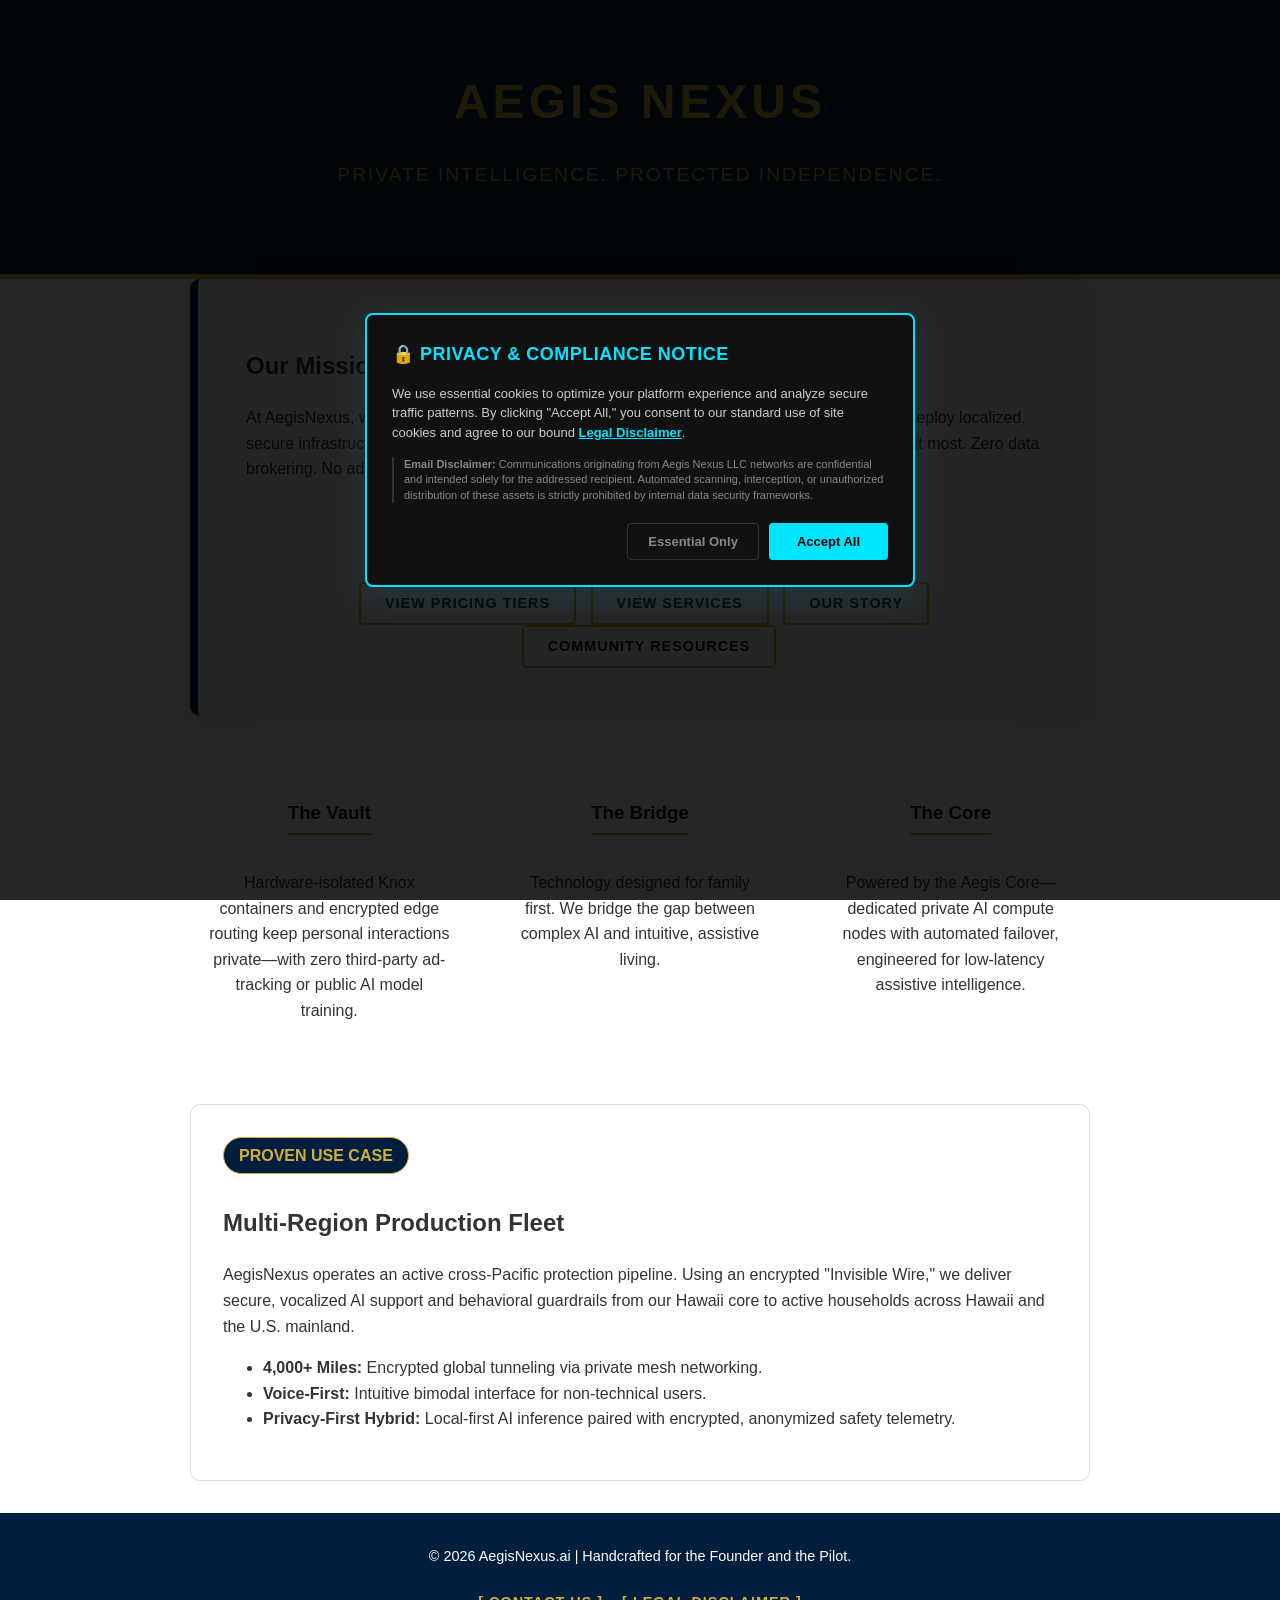
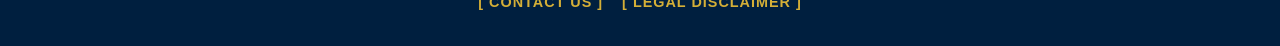
<file: index.html>
<!DOCTYPE html>
<html lang="en">
<head>
    <meta charset="UTF-8">
    <meta name="viewport" content="width=device-width, initial-scale=1.0">
    <title>AegisNexus | Private Intelligence</title>
    <style>
        :root { --navy: #001f3f; --gold: #D4AF37; --slate: #f4f7f6; --text: #333; }
        body { margin: 0; font-family: 'Segoe UI', Tahoma, Geneva, Verdana, sans-serif; color: var(--text); background-color: white; line-height: 1.6; }
        header { background: var(--navy); color: var(--gold); padding: 4rem 2rem; text-align: center; border-bottom: 5px solid var(--gold); }
        .container { max-width: 900px; margin: 0 auto; padding: 2rem; }
        h1 { font-size: 3rem; letter-spacing: 4px; margin: 0; }
        .mission { background: var(--slate); padding: 3rem; border-radius: 10px; margin: -2rem auto 2rem; box-shadow: 0 4px 15px rgba(0,0,0,0.1); border-left: 8px solid var(--navy); }
        .pilot-section { background: white; border: 1px solid #ddd; padding: 2rem; border-radius: 10px; margin-top: 2rem; }
        .pillar-grid { display: grid; grid-template-columns: repeat(auto-fit, minmax(250px, 1fr)); gap: 2rem; margin: 3rem 0; }
        .pillar { text-align: center; padding: 1rem; }
        .pillar h3 { color: var(--navy); border-bottom: 2px solid var(--gold); display: inline-block; padding-bottom: 5px; }
        footer { background: var(--navy); color: #fff; text-align: center; padding: 2rem; font-size: 0.9rem; }
        .tag { display: inline-block; background: var(--gold); color: var(--navy); padding: 5px 15px; border-radius: 20px; font-weight: bold; margin-bottom: 10px; }
        
        /* New Call To Action Button Styling */
        .cta-container { text-align: center; margin-top: 2rem; }
        .cta-btn { display: inline-block; background: var(--navy); color: var(--gold); border: 2px solid var(--gold); padding: 0.8rem 2.5rem; font-size: 1.1rem; font-weight: bold; text-decoration: none; border-radius: 5px; transition: all 0.3s ease; letter-spacing: 1px; }
        .cta-btn:hover { background: var(--gold); color: var(--navy); cursor: pointer; }
    </style>
</head>
<body>

<header>
    <h1>AEGIS NEXUS</h1>
    <p style="font-size: 1.2rem; letter-spacing: 2px;">PRIVATE INTELLIGENCE. PROTECTED INDEPENDENCE.</p>
</header>

<div class="container">
    <section class="mission">
        <h2>Our Mission</h2>
        <p>At AegisNexus, we believe the future of AI shouldn't come at the cost of personal privacy. We deploy localized, secure infrastructure to provide real-time support and cognitive assistance for those who need it most. Zero data brokering. No ad-tracking. Complete family sovereignty.</p>
        
        <div class="cta-container">
            <a href="mailto:info@aegisnexus.ai?subject=Infrastructure%20Access%20Inquiry" class="cta-btn">REQUEST SECURE CONSULTATION</a>
            <div style="margin-top: 10px;">
                <a href="pricing.html" class="cta-btn" style="background: transparent; color: var(--navy); padding: 0.5rem 1.5rem; font-size: 0.9rem;">VIEW PRICING TIERS</a>
                <a href="services.html" class="cta-btn" style="background: transparent; color: var(--navy); padding: 0.5rem 1.5rem; font-size: 0.9rem; margin-left: 10px;">VIEW SERVICES</a>
                <a href="story.html" class="cta-btn" style="background: transparent; color: var(--navy); padding: 0.5rem 1.5rem; font-size: 0.9rem; margin-left: 10px;">OUR STORY</a>
                <a href="resources.html" class="cta-btn" style="background: transparent; color: var(--navy); padding: 0.5rem 1.5rem; font-size: 0.9rem; margin-left: 10px;">COMMUNITY RESOURCES</a>
        </div>
    </section>

    <div class="pillar-grid">
        <div class="pillar">
            <h3>The Vault</h3>
            <p>Hardware-isolated Knox containers and encrypted edge routing keep personal interactions private—with zero third-party ad-tracking or public AI model training.</p>
        </div>
        <div class="pillar">
            <h3>The Bridge</h3>
            <p>Technology designed for family first. We bridge the gap between complex AI and intuitive, assistive living.</p>
        </div>
        <div class="pillar">
            <h3>The Core</h3>
            <p>Powered by the Aegis Core—dedicated private AI compute nodes with automated failover, engineered for low-latency assistive intelligence.</p>
        </div>
    </div>

    <section class="pilot-section">
        <span class="tag" style="background: var(--navy); color: var(--gold); border: 1px solid var(--gold);">PROVEN USE CASE</span>
        <h2>Multi-Region Production Fleet</h2>
        <p>AegisNexus operates an active cross-Pacific protection pipeline. Using an encrypted "Invisible Wire," we deliver secure, vocalized AI support and behavioral guardrails from our Hawaii core to active households across Hawaii and the U.S. mainland.</p>
        <ul>
            <li><strong>4,000+ Miles:</strong> Encrypted global tunneling via private mesh networking.</li>
            <li><strong>Voice-First:</strong> Intuitive bimodal interface for non-technical users.</li>
            <li><strong>Privacy-First Hybrid:</strong> Local-first AI inference paired with encrypted, anonymized safety telemetry.</li>
        </ul>
    </section>
</div>

<footer style="text-align: center; padding: 2rem; background: var(--navy); color: #fff; font-size: 0.9rem;">
    &copy; 2026 AegisNexus.ai | Handcrafted for the Founder and the Pilot.<br><br>
    <a href="contact.html" style="color: var(--gold); text-decoration: none; font-weight: bold; letter-spacing: 1px;">[ CONTACT US ]</a>
    <a href="disclaimer.html" style="color: var(--gold); text-decoration: none; font-weight: bold; letter-spacing: 1px; margin-left: 15px;">[ LEGAL DISCLAIMER ]</a>
</footer>

<div id="aegis-compliance-overlay" style="
    position: fixed;
    top: 0;
    left: 0;
    width: 100vw;
    height: 100vh;
    background-color: rgba(0, 0, 0, 0.85); /* Dims the rest of the site */
    display: none;
    justify-content: center;
    align-items: center;
    z-index: 99999;
    padding: 20px;
    box-sizing: border-box;
">
    <div style="
        background-color: #111111;
        border: 2px solid #00E5FF; /* Electric Blue Accent */
        border-radius: 8px;
        max-width: 550px;
        width: 100%;
        padding: 25px;
        box-sizing: border-box;
        box-shadow: 0 10px 30px rgba(0, 229, 255, 0.1);
        display: flex;
        flex-direction: column;
        gap: 15px;
    ">
        <h3 style="margin: 0; color: #00E5FF; font-size: 18px; letter-spacing: 0.5px; font-family: sans-serif;">
            🔒 PRIVACY & COMPLIANCE NOTICE
        </h3>
        
        <p style="margin: 0; font-size: 13px; line-height: 1.5; color: #CCCCCC; font-family: sans-serif;">
            We use essential cookies to optimize your platform experience and analyze secure traffic patterns. By clicking "Accept All," you consent to our standard use of site cookies and agree to our bound <a href="disclaimer.html" style="color: #00E5FF; text-decoration: underline; font-weight: bold;">Legal Disclaimer</a>.
        </p>
        
        <p style="margin: 0; font-size: 11px; line-height: 1.4; color: #888888; border-left: 2px solid #333333; padding-left: 10px; font-family: sans-serif;">
            <strong>Email Disclaimer:</strong> Communications originating from Aegis Nexus LLC networks are confidential and intended solely for the addressed recipient. Automated scanning, interception, or unauthorized distribution of these assets is strictly prohibited by internal data security frameworks.
        </p>
        
        <div style="text-align: right; margin-top: 5px; display: flex; justify-content: flex-end; gap: 10px;">
            <button id="accept-essential-cookies" style="
                background-color: transparent;
                color: #888888;
                border: 1px solid #333333;
                padding: 10px 20px;
                font-size: 13px;
                font-weight: bold;
                cursor: pointer;
                border-radius: 4px;
                transition: all 0.2s;
                font-family: sans-serif;
            " onmouseover="this.style.color='#FFFFFF'; this.style.borderColor='#888888'" onmouseout="this.style.color='#888888'; this.style.borderColor='#333333'">
                Essential Only
            </button>
            <button id="accept-aegis-cookies" style="
                background-color: #00E5FF;
                color: #000000;
                border: none;
                padding: 10px 28px;
                font-size: 13px;
                font-weight: bold;
                cursor: pointer;
                border-radius: 4px;
                transition: background 0.2s;
                font-family: sans-serif;
            " onmouseover="this.style.backgroundColor='#00B2CC'" onmouseout="this.style.backgroundColor='#00E5FF'">
                Accept All
            </button>
        </div>
    </div>
</div>

<script>
    document.addEventListener("DOMContentLoaded", function () {
        var overlay = document.getElementById("aegis-compliance-overlay");

        if (!localStorage.getItem("aegis_cookies_accepted")) {
            overlay.style.display = "flex";
        }

        document.getElementById("accept-essential-cookies").addEventListener("click", function () {
            localStorage.setItem("aegis_cookies_accepted", "essential_only");
            overlay.style.display = "none";
        });

        document.getElementById("accept-aegis-cookies").addEventListener("click", function () {
            localStorage.setItem("aegis_cookies_accepted", "all");
            overlay.style.display = "none";
        });
    });
</script>

</body>
</html>
</file>
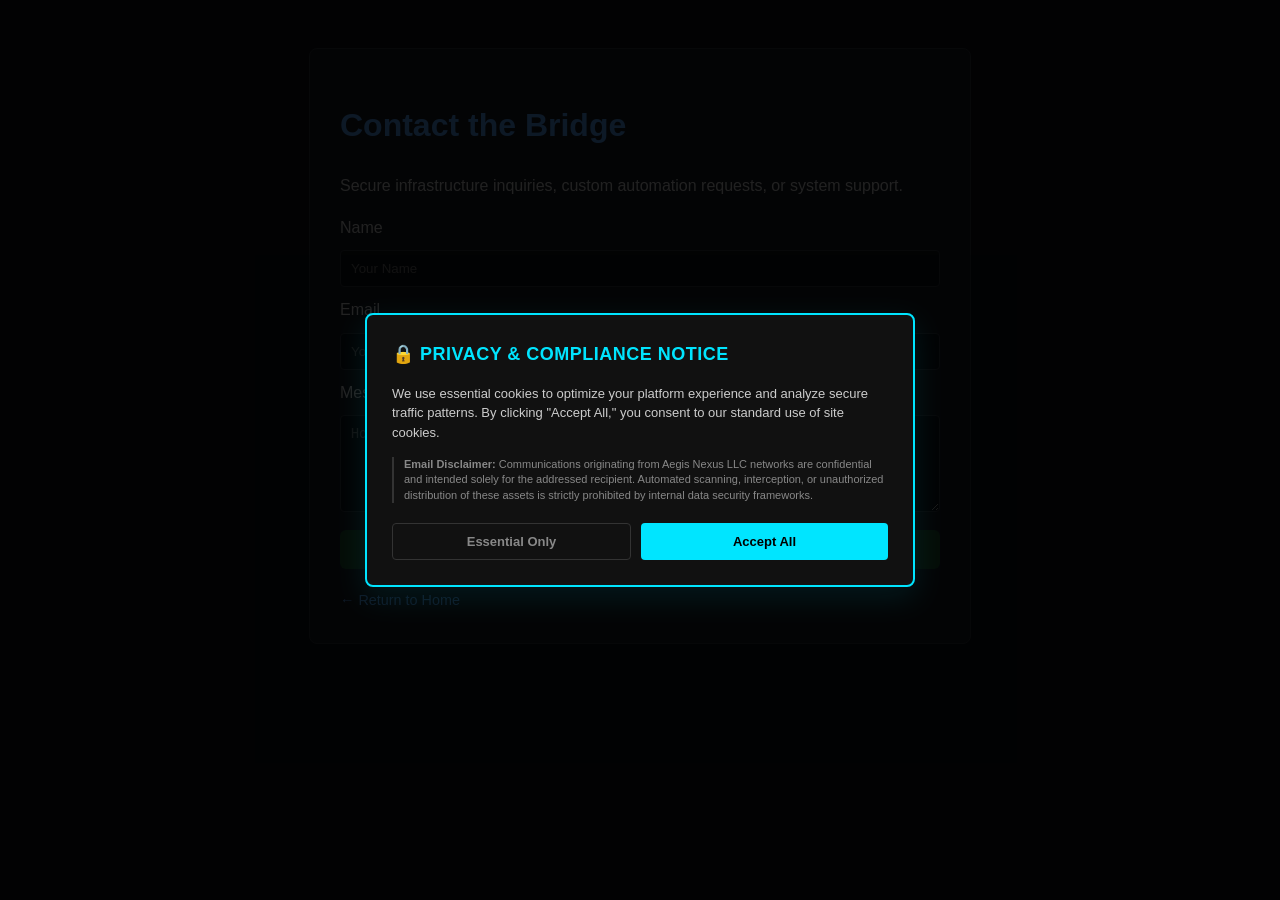
<file: contact.html>
<!DOCTYPE html>
<html lang="en">
<head>
    <meta charset="UTF-8">
    <meta name="viewport" content="width=device-width, initial-scale=1.0">
    <title>Contact | Aegis-Nexus</title>
    <style>
        body { font-family: sans-serif; background: #0b0e14; color: #e0e0e0; padding: 40px; line-height: 1.6; }
        .container { max-width: 600px; margin: 0 auto; border: 1px solid #2d333b; padding: 30px; border-radius: 8px; background: #161b22; }
        h1 { color: #58a6ff; }
        input, textarea { width: 100%; padding: 10px; margin: 10px 0; background: #0d1117; border: 1px solid #30363d; color: white; border-radius: 4px; box-sizing: border-box; }
        button { background: #238636; color: white; border: none; padding: 12px 20px; border-radius: 6px; cursor: pointer; font-weight: bold; width: 100%; }
        button:hover { background: #2ea043; }
        .back-link { display: inline-block; margin-top: 20px; color: #58a6ff; text-decoration: none; font-size: 0.9rem; }
        .back-link:hover { text-decoration: underline; }
    </style>
</head>
<body>
    <div class="container">
        <h1>Contact the Bridge</h1>
        <p>Secure infrastructure inquiries, custom automation requests, or system support.</p>
        
        <form name="contact" method="POST" data-netlify="true" action="/success" id="contact-form">
            <input type="hidden" name="form-name" value="contact" />

            <label for="name-input">Name</label>
            <input type="text" name="name" id="name-input" placeholder="Your Name" required />
    
            <label for="email-input">Email</label>
            <input type="email" name="email" placeholder="Your @email.com" required />
    
            <label for="message-input">Message</label>
            <textarea name="message" id="message-input" rows="5" placeholder="How can Aegis help?" required></textarea>
    
            <button type="submit" id="submit-btn" disabled style="opacity: 0.5; cursor: not-allowed;">Send to Aegis</button>
        </form>

        <script>
            document.addEventListener("DOMContentLoaded", function () {
                const nameInput = document.getElementById("name-input");
                const emailInput = document.getElementById("email-input");
                const messageInput = document.getElementById("message-input");
                const submitBtn = document.getElementById("submit-btn");

                function validateEmail(email) {
                    return /^[^\s@]+@[^\s@]+\.[^\s@]+$/.test(email);
                }

                function checkFormValidity() {
                    const isNameValid = nameInput.value.trim().length > 0;
                    const isEmailValid = validateEmail(emailInput.value.trim());
                    const isMessageValid = messageInput.value.trim().length > 0;

                    if (isNameValid && isEmailValid && isMessageValid) {
                        submitBtn.removeAttribute("disabled");
                        submitBtn.style.opacity = "1";
                        submitBtn.style.cursor = "pointer";
                    } else {
                        submitBtn.setAttribute("disabled", "true");
                        submitBtn.style.opacity = "0.5";
                        submitBtn.style.cursor = "not-allowed";
                    }
                }

                nameInput.addEventListener("input", checkFormValidity);
                emailInput.addEventListener("input", checkFormValidity);
                messageInput.addEventListener("input", checkFormValidity);

                const selectedTier = new URLSearchParams(window.location.search).get("tier");
                if (selectedTier && !messageInput.value.trim()) {
                    messageInput.value = "Inquiry regarding: " + selectedTier + "\n\n";
                    checkFormValidity();
                }
            });
        </script>
        
        <a href="index.html" class="back-link">← Return to Home</a>
    </div>

<!-- Aegis Nexus Compliance Modal Backdrop -->
<div id="aegis-compliance-overlay" style="
    position: fixed;
    top: 0;
    left: 0;
    width: 100vw;
    height: 100vh;
    background-color: rgba(0, 0, 0, 0.85); /* Dims the rest of the site */
    display: none;
    justify-content: center;
    align-items: center;
    z-index: 99999;
    padding: 20px;
    box-sizing: border-box;
">
    <!-- Centered Content Box -->
    <div style="
        background-color: #111111;
        border: 2px solid #00E5FF; /* Electric Blue Accent */
        border-radius: 8px;
        max-width: 550px;
        width: 100%;
        padding: 25px;
        box-sizing: border-box;
        box-shadow: 0 10px 30px rgba(0, 229, 255, 0.1);
        display: flex;
        flex-direction: column;
        gap: 15px;
    ">
        <h3 style="margin: 0; color: #00E5FF; font-size: 18px; letter-spacing: 0.5px; font-family: sans-serif;">
            🔒 PRIVACY & COMPLIANCE NOTICE
        </h3>
        
        <!-- Cookie Notice -->
        <p style="margin: 0; font-size: 13px; line-height: 1.5; color: #CCCCCC; font-family: sans-serif;">
            We use essential cookies to optimize your platform experience and analyze secure traffic patterns. By clicking "Accept All," you consent to our standard use of site cookies.
        </p>
        
        <!-- Email Disclaimer -->
        <p style="margin: 0; font-size: 11px; line-height: 1.4; color: #888888; border-left: 2px solid #333333; padding-left: 10px; font-family: sans-serif;">
            <strong>Email Disclaimer:</strong> Communications originating from Aegis Nexus LLC networks are confidential and intended solely for the addressed recipient. Automated scanning, interception, or unauthorized distribution of these assets is strictly prohibited by internal data security frameworks.
        </p>
        
        <!-- Action Buttons -->
        <div style="text-align: right; margin-top: 5px; display: flex; justify-content: flex-end; gap: 10px;">
            <button id="accept-essential-cookies" style="
                background-color: transparent;
                color: #888888;
                border: 1px solid #333333;
                padding: 10px 20px;
                font-size: 13px;
                font-weight: bold;
                cursor: pointer;
                border-radius: 4px;
                transition: all 0.2s;
                font-family: sans-serif;
            " onmouseover="this.style.color='#FFFFFF'; this.style.borderColor='#888888'" onmouseout="this.style.color='#888888'; this.style.borderColor='#333333'">
                Essential Only
            </button>
            <button id="accept-aegis-cookies" style="
                background-color: #00E5FF;
                color: #000000;
                border: none;
                padding: 10px 28px;
                font-size: 13px;
                font-weight: bold;
                cursor: pointer;
                border-radius: 4px;
                transition: background 0.2s;
                font-family: sans-serif;
            " onmouseover="this.style.backgroundColor='#00B2CC'" onmouseout="this.style.backgroundColor='#00E5FF'">
                Accept All
            </button>
        </div>
    </div>
</div>

<script>
    document.addEventListener("DOMContentLoaded", function () {
        var overlay = document.getElementById("aegis-compliance-overlay");

        // Show modal if choice isn't saved in this browser yet
        if (!localStorage.getItem("aegis_cookies_accepted")) {
            overlay.style.display = "flex";
        }

        // Logic for Essential Only selection
        document.getElementById("accept-essential-cookies").addEventListener("click", function () {
            localStorage.setItem("aegis_cookies_accepted", "essential_only");
            overlay.style.display = "none";
        });

        // Logic for Accept All selection
        document.getElementById("accept-aegis-cookies").addEventListener("click", function () {
            localStorage.setItem("aegis_cookies_accepted", "all");
            overlay.style.display = "none";
        });
    });
</script>

</body>
</html>
</file>
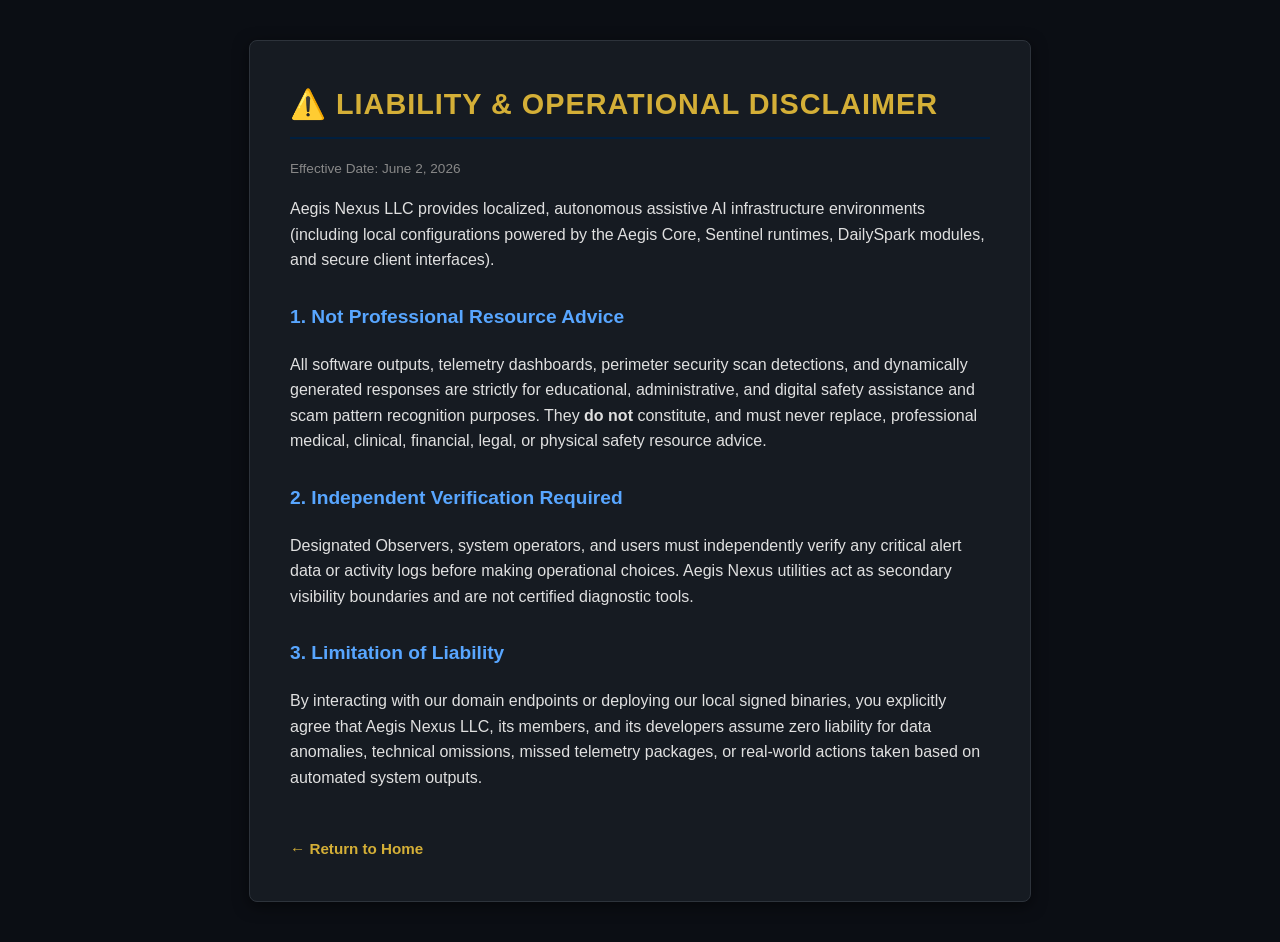
<file: disclaimer.html>
<!DOCTYPE html>
<html lang="en">
<head>
    <meta charset="UTF-8">
    <meta name="viewport" content="width=device-width, initial-scale=1.0">
    <title>Legal Disclaimer | AegisNexus</title>
    <style>
        :root { --navy: #001f3f; --gold: #D4AF37; --bg: #0b0e14; --card: #161b22; --text: #e0e0e0; }
        body { margin: 0; font-family: sans-serif; background-color: var(--bg); color: var(--text); padding: 40px; line-height: 1.6; }
        .container { max-width: 700px; margin: 0 auto; border: 1px solid #2d333b; padding: 40px; border-radius: 8px; background: var(--card); box-shadow: 0 4px 15px rgba(0,0,0,0.5); }
        h1 { color: var(--gold); border-bottom: 2px solid var(--navy); padding-bottom: 10px; font-size: 1.8rem; margin-top: 0; letter-spacing: 1px; }
        h3 { color: #58a6ff; margin-top: 1.8rem; font-size: 1.2rem; }
        .back-link { display: inline-block; margin-top: 30px; color: var(--gold); text-decoration: none; font-weight: bold; font-size: 0.95rem; }
        .back-link:hover { text-decoration: underline; }
    </style>
</head>
<body>
    <div class="container">
        <h1>⚠️ LIABILITY & OPERATIONAL DISCLAIMER</h1>
        <p style="font-size: 0.85rem; color: #888888;">Effective Date: June 2, 2026</p>
        
        <p>Aegis Nexus LLC provides localized, autonomous assistive AI infrastructure environments (including local configurations powered by the Aegis Core, Sentinel runtimes, DailySpark modules, and secure client interfaces).</p>
        
        <h3>1. Not Professional Resource Advice</h3>
        <p>All software outputs, telemetry dashboards, perimeter security scan detections, and dynamically generated responses are strictly for educational, administrative, and digital safety assistance and scam pattern recognition purposes. They <strong>do not</strong> constitute, and must never replace, professional medical, clinical, financial, legal, or physical safety resource advice.</p>
        
        <h3>2. Independent Verification Required</h3>
        <p>Designated Observers, system operators, and users must independently verify any critical alert data or activity logs before making operational choices. Aegis Nexus utilities act as secondary visibility boundaries and are not certified diagnostic tools.</p>
        
        <h3>3. Limitation of Liability</h3>
        <p>By interacting with our domain endpoints or deploying our local signed binaries, you explicitly agree that Aegis Nexus LLC, its members, and its developers assume zero liability for data anomalies, technical omissions, missed telemetry packages, or real-world actions taken based on automated system outputs.</p>
        
        <a href="index.html" class="back-link">← Return to Home</a>
    </div>
</body>
</html>
</file>
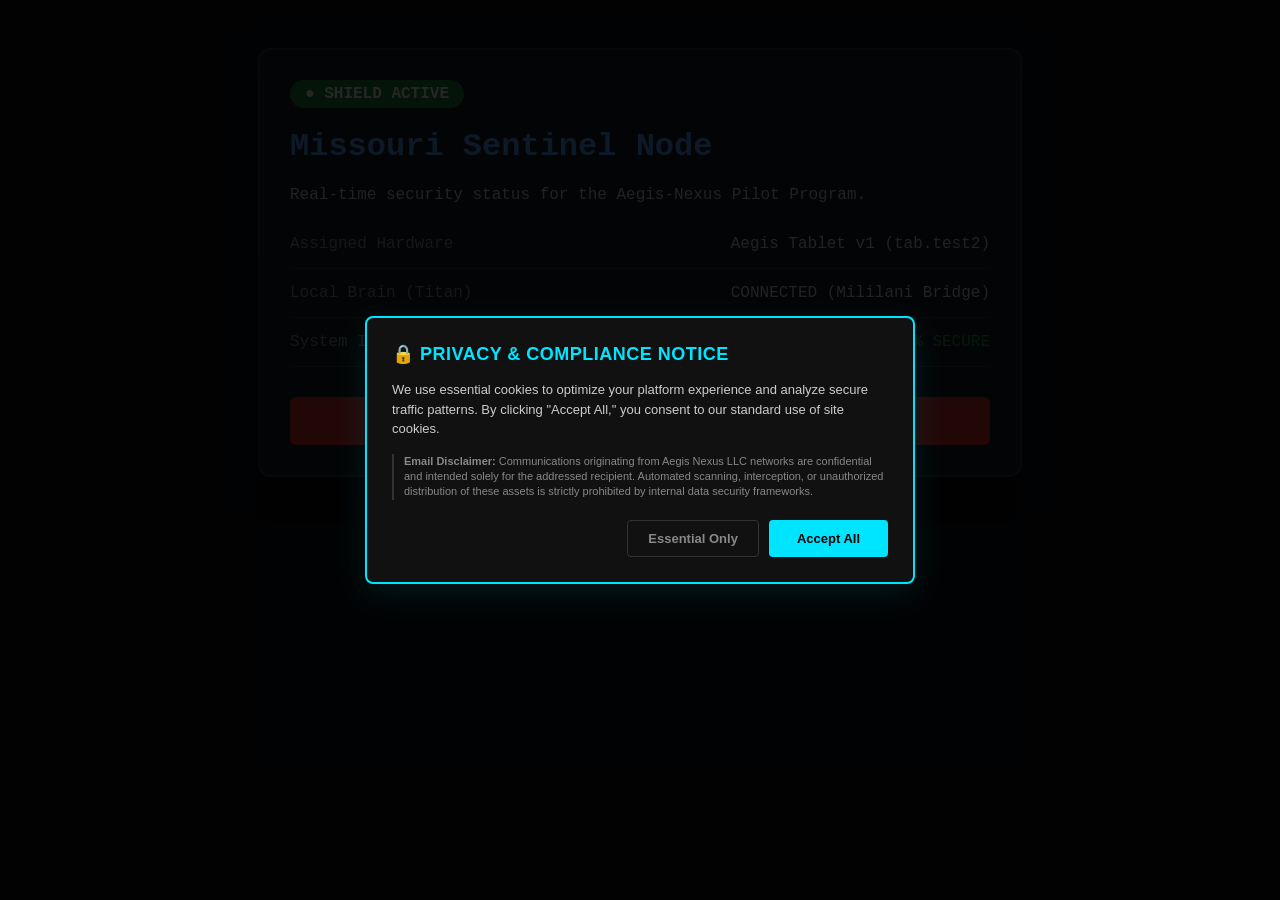
<file: missouri.html>
<!DOCTYPE html>
<html lang="en">
<head>
    <meta charset="UTF-8">
    <meta name="viewport" content="width=device-width, initial-scale=1.0">
    <title>Missouri Pilot | Aegis-Nexus</title>
    <style>
        body { font-family: 'Courier New', monospace; background: #0b0e14; color: #e0e0e0; padding: 40px; }
        .dashboard { max-width: 700px; margin: 0 auto; border: 2px solid #2d333b; padding: 30px; border-radius: 12px; background: #161b22; box-shadow: 0 10px 30px rgba(0,0,0,0.5); }
        .status-pill { display: inline-block; padding: 5px 15px; border-radius: 20px; background: #238636; color: white; font-weight: bold; margin-bottom: 20px; }
        .metric { border-bottom: 1px solid #30363d; padding: 15px 0; display: flex; justify-content: space-between; }
        .metric-label { color: #8b949e; }
        h1 { color: #58a6ff; margin-top: 0; }
        .emergency-btn { display: block; text-align: center; background: #da3633; color: white; padding: 15px; text-decoration: none; border-radius: 6px; margin-top: 30px; font-weight: bold; }
    </style>
</head>
<body>
    <div class="dashboard">
        <div class="status-pill">● SHIELD ACTIVE</div>
        <h1>Missouri Sentinel Node</h1>
        <p>Real-time security status for the Aegis-Nexus Pilot Program.</p>
        
        <div class="metric">
            <span class="metric-label">Assigned Hardware</span>
            <span>Aegis Tablet v1 (tab.test2)</span>
        </div>
        <div class="metric">
            <span class="metric-label">Local Brain (Titan)</span>
            <span>CONNECTED (Mililani Bridge)</span>
        </div>
        <div class="metric">
            <span class="metric-label">System Integrity</span>
            <span style="color: #2ea043;">100% SECURE</span>
        </div>
        
        <a href="/contact" class="emergency-btn">REQUEST COMMANDER INTERVENTION</a>
    </div>
    <!-- Aegis Nexus Compliance Modal Backdrop -->
<div id="aegis-compliance-overlay" style="
    position: fixed;
    top: 0;
    left: 0;
    width: 100vw;
    height: 100vh;
    background-color: rgba(0, 0, 0, 0.85); /* Dims the rest of the site */
    display: none;
    justify-content: center;
    align-items: center;
    z-index: 99999;
    padding: 20px;
    box-sizing: border-box;
">
    <!-- Centered Content Box -->
    <div style="
        background-color: #111111;
        border: 2px solid #00E5FF; /* Electric Blue Accent */
        border-radius: 8px;
        max-width: 550px;
        width: 100%;
        padding: 25px;
        box-sizing: border-box;
        box-shadow: 0 10px 30px rgba(0, 229, 255, 0.1);
        display: flex;
        flex-direction: column;
        gap: 15px;
    ">
        <h3 style="margin: 0; color: #00E5FF; font-size: 18px; letter-spacing: 0.5px; font-family: sans-serif;">
            🔒 PRIVACY & COMPLIANCE NOTICE
        </h3>
        
        <!-- Cookie Notice -->
        <p style="margin: 0; font-size: 13px; line-height: 1.5; color: #CCCCCC; font-family: sans-serif;">
            We use essential cookies to optimize your platform experience and analyze secure traffic patterns. By clicking "Accept All," you consent to our standard use of site cookies.
        </p>
        
        <!-- Email Disclaimer -->
        <p style="margin: 0; font-size: 11px; line-height: 1.4; color: #888888; border-left: 2px solid #333333; padding-left: 10px; font-family: sans-serif;">
            <strong>Email Disclaimer:</strong> Communications originating from Aegis Nexus LLC networks are confidential and intended solely for the addressed recipient. Automated scanning, interception, or unauthorized distribution of these assets is strictly prohibited by internal data security frameworks.
        </p>
        
        <!-- Action Buttons -->
        <div style="text-align: right; margin-top: 5px; display: flex; justify-content: flex-end; gap: 10px;">
            <button id="accept-essential-cookies" style="
                background-color: transparent;
                color: #888888;
                border: 1px solid #333333;
                padding: 10px 20px;
                font-size: 13px;
                font-weight: bold;
                cursor: pointer;
                border-radius: 4px;
                transition: all 0.2s;
                font-family: sans-serif;
            " onmouseover="this.style.color='#FFFFFF'; this.style.borderColor='#888888'" onmouseout="this.style.color='#888888'; this.style.borderColor='#333333'">
                Essential Only
            </button>
            <button id="accept-aegis-cookies" style="
                background-color: #00E5FF;
                color: #000000;
                border: none;
                padding: 10px 28px;
                font-size: 13px;
                font-weight: bold;
                cursor: pointer;
                border-radius: 4px;
                transition: background 0.2s;
                font-family: sans-serif;
            " onmouseover="this.style.backgroundColor='#00B2CC'" onmouseout="this.style.backgroundColor='#00E5FF'">
                Accept All
            </button>
        </div>
    </div>
</div>

<script>
    document.addEventListener("DOMContentLoaded", function () {
        var overlay = document.getElementById("aegis-compliance-overlay");

        // Show modal if choice isn't saved in this browser yet
        if (!localStorage.getItem("aegis_cookies_accepted")) {
            overlay.style.display = "flex";
        }

        // Logic for Essential Only selection
        document.getElementById("accept-essential-cookies").addEventListener("click", function () {
            localStorage.setItem("aegis_cookies_accepted", "essential_only");
            overlay.style.display = "none";
        });

        // Logic for Accept All selection
        document.getElementById("accept-aegis-cookies").addEventListener("click", function () {
            localStorage.setItem("aegis_cookies_accepted", "all");
            overlay.style.display = "none";
        });
    });
</script>
</body>
</html>
</file>
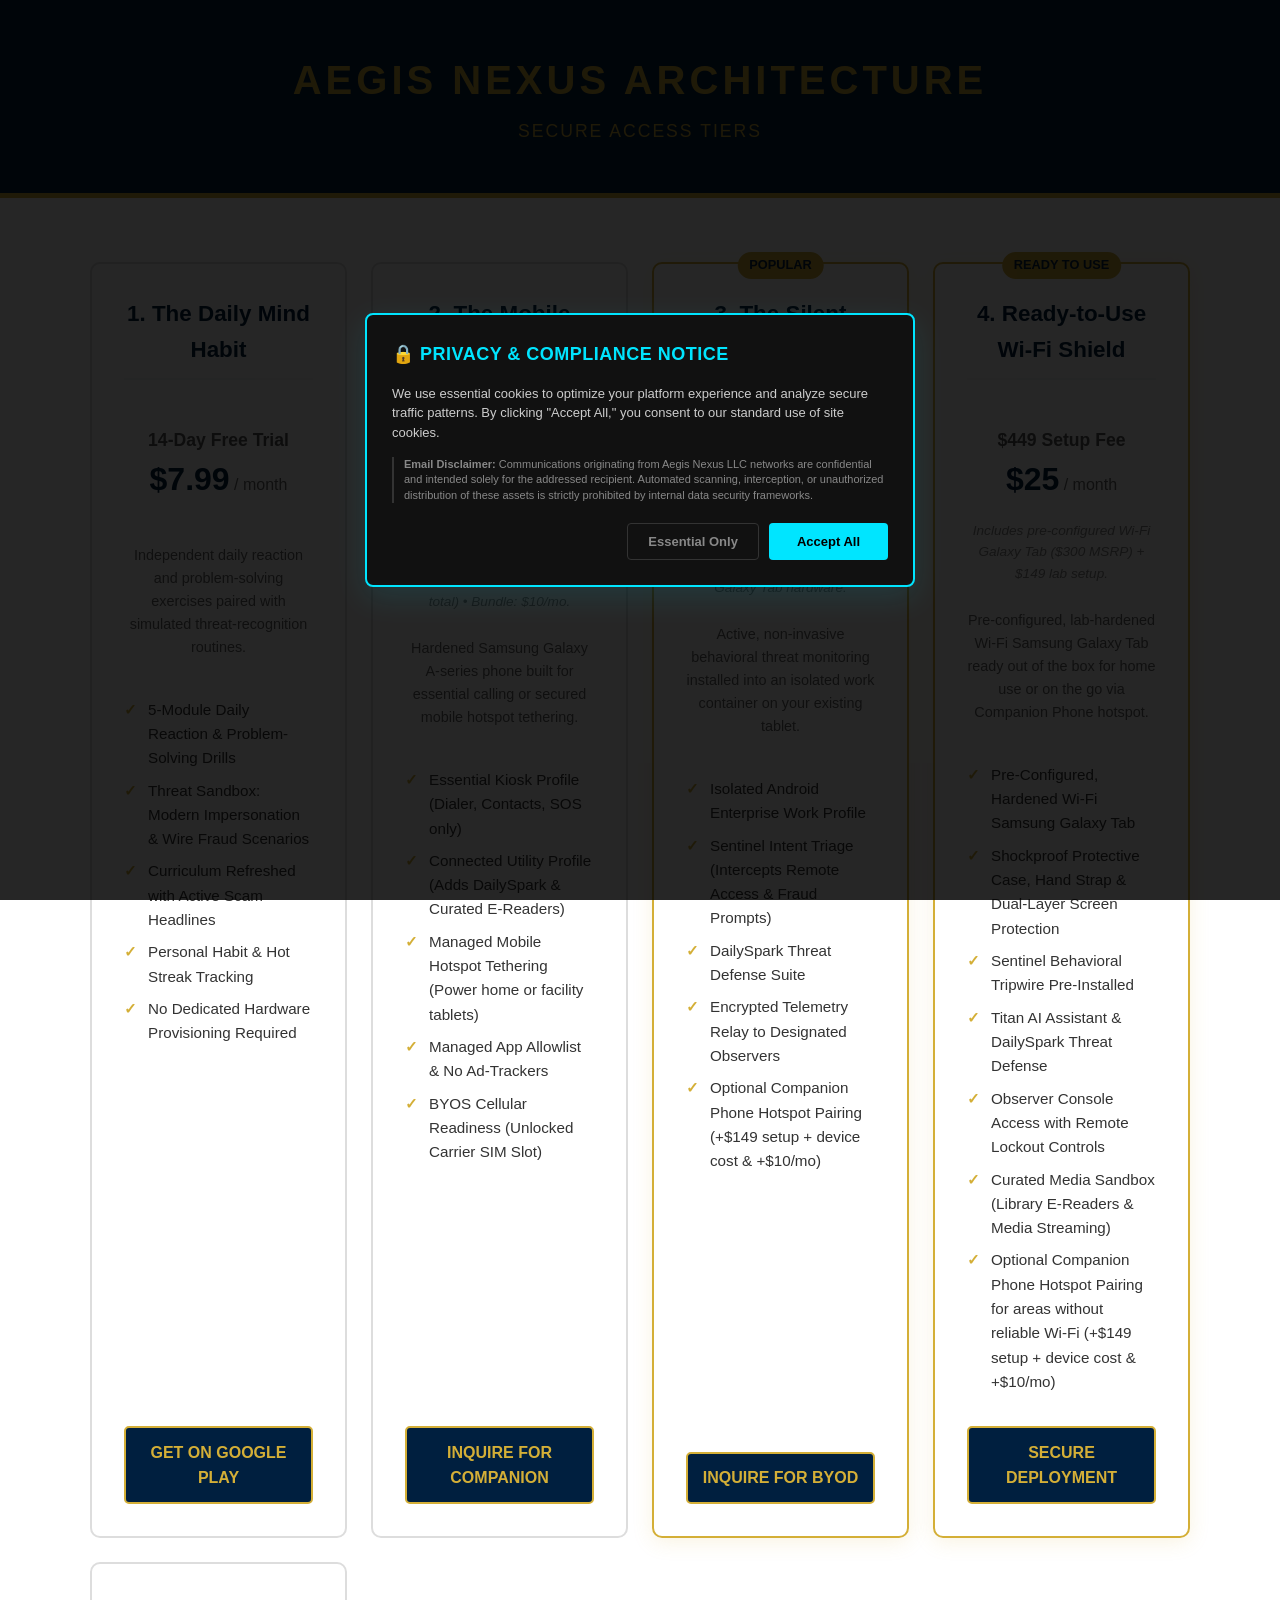
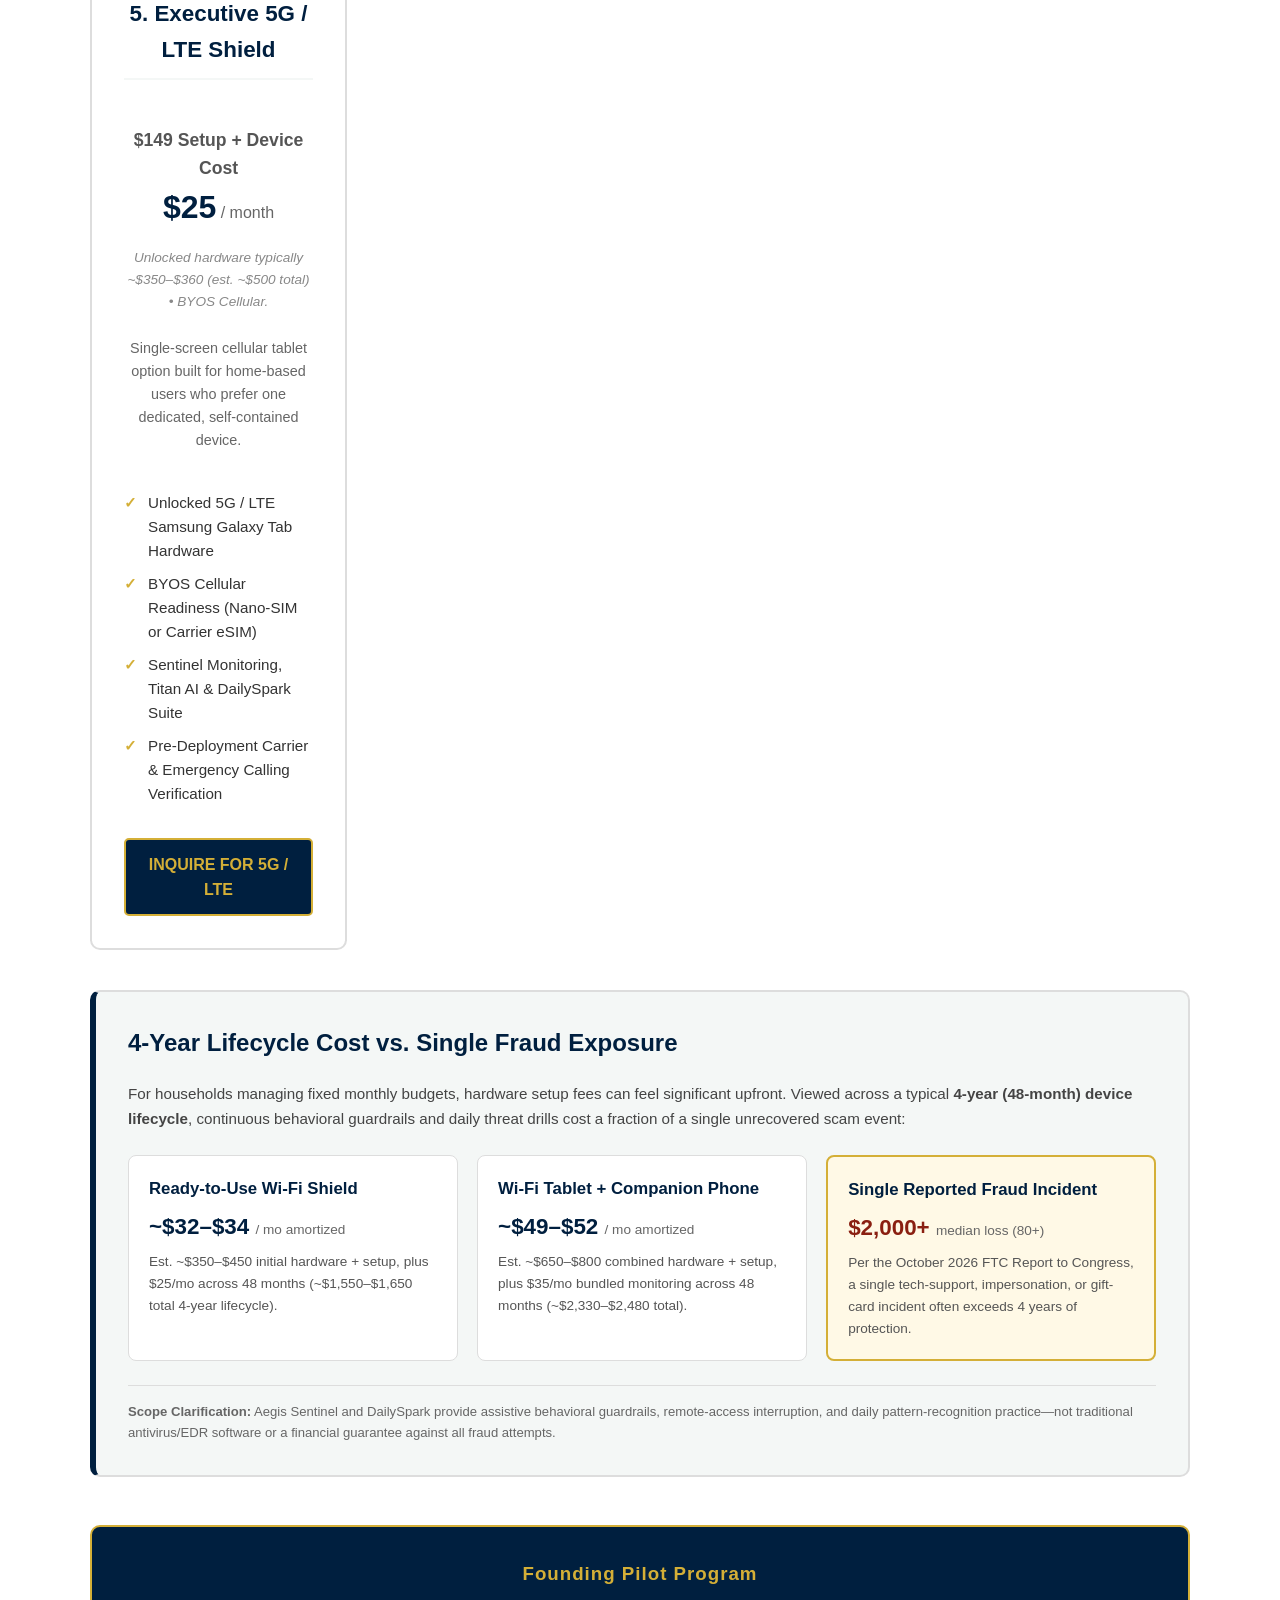
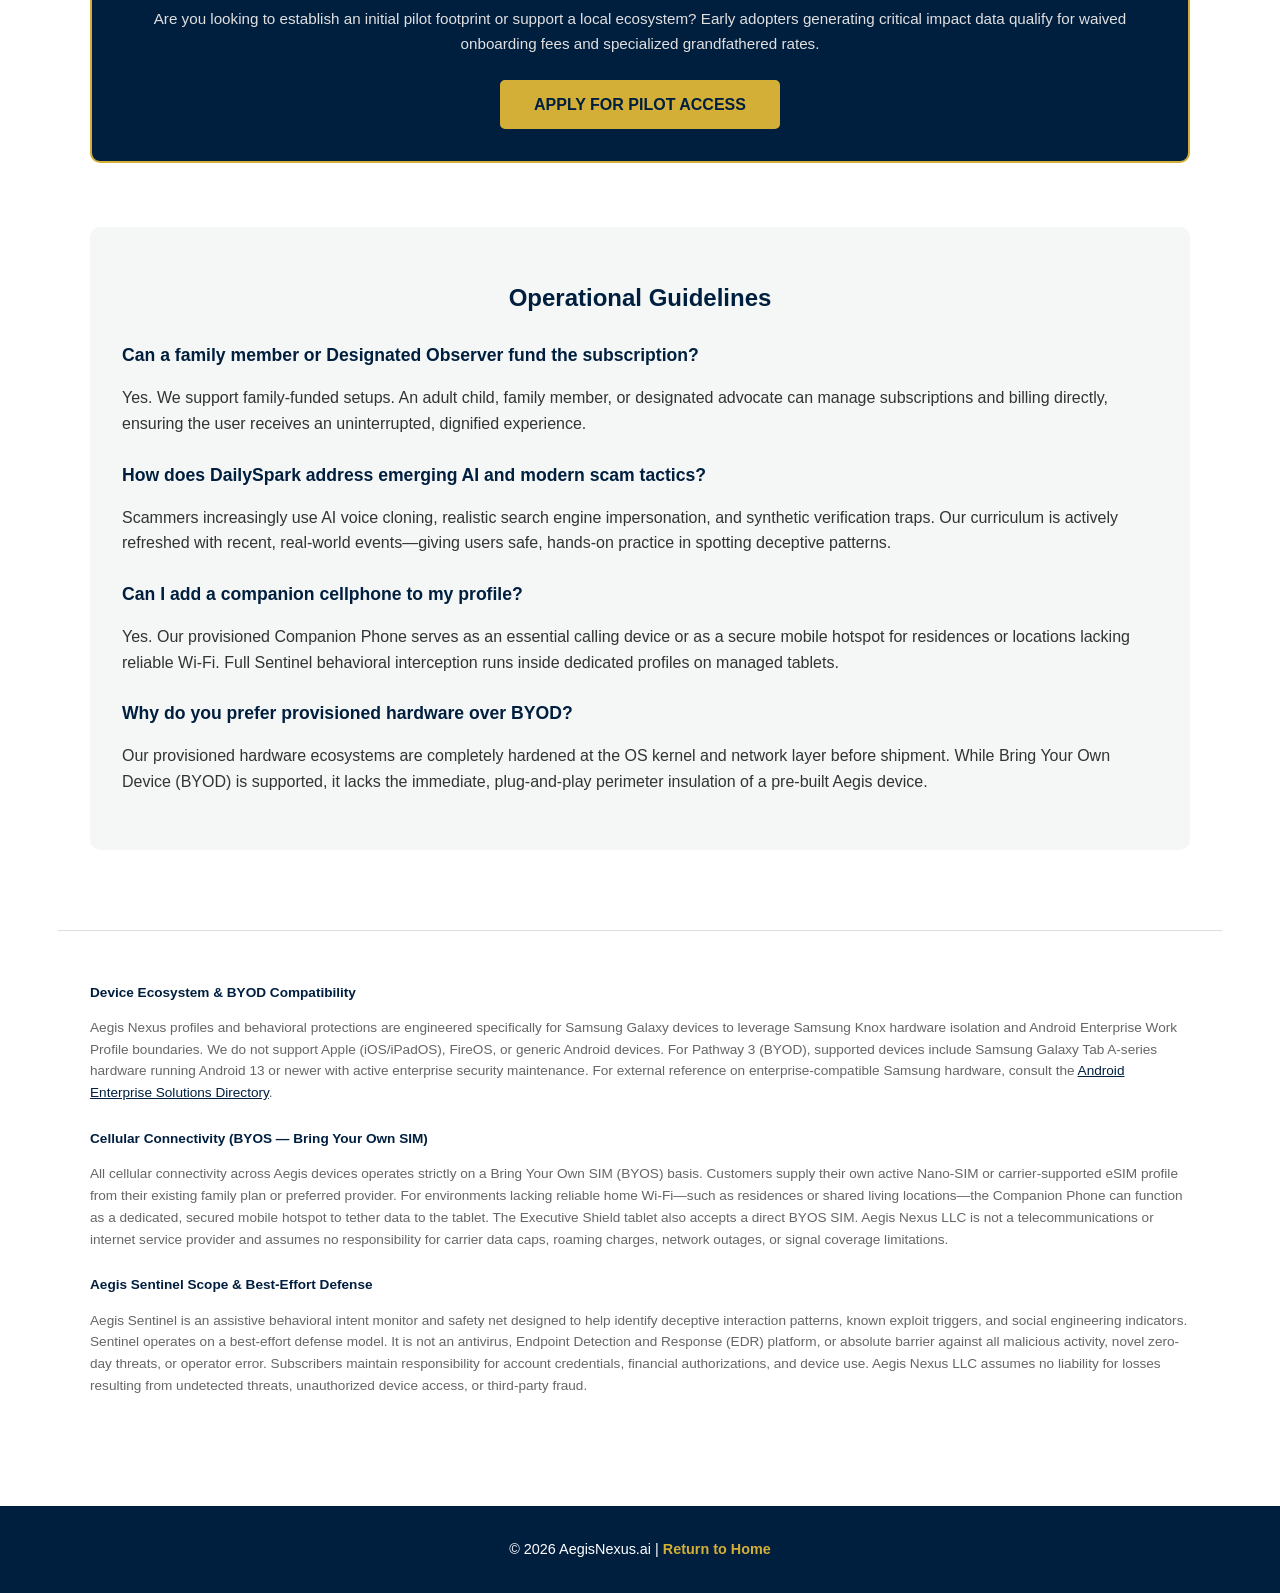
<file: pricing.html>
<!DOCTYPE html>
<html lang="en">
<head>
    <meta charset="UTF-8">
    <meta name="viewport" content="width=device-width, initial-scale=1.0">
    <title>Pricing | AegisNexus</title>
    <style>
        :root { --navy: #001f3f; --gold: #D4AF37; --slate: #f4f7f6; --text: #333; }
        body { margin: 0; font-family: 'Segoe UI', Tahoma, Geneva, Verdana, sans-serif; color: var(--text); background-color: white; line-height: 1.6; }
        header { background: var(--navy); color: var(--gold); padding: 3rem 2rem; text-align: center; border-bottom: 5px solid var(--gold); }
        .container { max-width: 1100px; margin: 0 auto; padding: 2rem; }
        h1 { font-size: 2.5rem; letter-spacing: 4px; margin: 0; }
        
        .grid { display: grid; grid-template-columns: repeat(auto-fit, minmax(250px, 1fr)); gap: 1.5rem; margin: 2rem 0; }
        .card { border: 2px solid #ddd; border-radius: 10px; padding: 2rem; text-align: center; transition: all 0.3s ease; position: relative; display: flex; flex-direction: column; justify-content: space-between; }
        .card.featured { border-color: var(--gold); box-shadow: 0 4px 20px rgba(212,175,55,0.15); }
        .card h3 { color: var(--navy); margin-top: 0; font-size: 1.4rem; border-bottom: 2px solid var(--slate); padding-bottom: 10px; }
        
        .price-block { margin: 1.5rem 0; }
        .price-setup { font-size: 1.1rem; font-weight: bold; color: #555; }
        .price-monthly { font-size: 2rem; font-weight: bold; color: var(--navy); }
        .price-monthly span { font-size: 1rem; color: #666; font-weight: normal; }
        
        .badge { background: var(--gold); color: var(--navy); padding: 3px 12px; border-radius: 15px; font-size: 0.8rem; font-weight: bold; position: absolute; top: -12px; left: 50%; transform: translateX(-50%); }
        .features { list-style: none; padding: 0; text-align: left; margin: 1.5rem 0; font-size: 0.95rem; }
        .features li { margin-bottom: 0.5rem; padding-left: 1.5rem; position: relative; }
        .features li::before { content: "✓"; color: var(--gold); position: absolute; left: 0; font-weight: bold; }
        
        .pilot-banner { background: var(--navy); color: white; padding: 2rem; border-radius: 10px; border: 2px solid var(--gold); margin-top: 3rem; text-align: center; }
        .pilot-banner h3 { color: var(--gold); margin-top: 0; letter-spacing: 1px; }
        
        .faq { margin-top: 4rem; background: var(--slate); padding: 2rem; border-radius: 10px; }
        .faq h2 { color: var(--navy); text-align: center; margin-bottom: 1.5rem; }
        .faq-item { margin-bottom: 1.5rem; }
        .faq-item h4 { color: var(--navy); margin: 0 0 0.5rem 0; font-size: 1.1rem; }
        
        .btn { display: block; background: var(--navy); color: var(--gold); border: 2px solid var(--gold); padding: 0.7rem; text-decoration: none; border-radius: 5px; font-weight: bold; margin-top: auto; transition: all 0.3s ease; }
        .btn:hover { background: var(--gold); color: var(--navy); }
        footer { background: var(--navy); color: #fff; text-align: center; padding: 2rem; font-size: 0.9rem; margin-top: 4rem; }
        .back-link { color: var(--gold); text-decoration: none; font-weight: bold; }
    </style>
</head>
<body>

<header>
    <h1>AEGIS NEXUS ARCHITECTURE</h1>
    <p style="font-size: 1.1rem; letter-spacing: 2px; margin: 5px 0 0 0;">SECURE ACCESS TIERS</p>
</header>

<div class="container">
    <div class="grid">
        <div class="card">
            <h3>1. The Daily Mind Habit</h3>
            <div class="price-block">
                <div class="price-setup">14-Day Free Trial</div>
                <div class="price-monthly">$7.99<span> / month</span></div>
            </div>
            <p style="font-size: 0.9rem; color: #666; min-height: 45px;">Independent daily reaction and problem-solving exercises paired with simulated threat-recognition routines.</p>
            <ul class="features">
                <li>5-Module Daily Reaction & Problem-Solving Drills</li>
                <li>Threat Sandbox: Modern Impersonation & Wire Fraud Scenarios</li>
                <li>Curriculum Refreshed with Active Scam Headlines</li>
                <li>Personal Habit & Hot Streak Tracking</li>
                <li>No Dedicated Hardware Provisioning Required</li>
            </ul>
            <a href="https://play.google.com/store/apps/details?id=com.aegis.foundry.spark.public" class="btn" target="_blank" rel="noopener">GET ON GOOGLE PLAY</a>
        </div>

        <div class="card">
            <h3>2. The Mobile Companion</h3>
            <div class="price-block">
                <div class="price-setup">$149 Setup + Device Cost</div>
                <div class="price-monthly">$15<span> / month</span></div>
            </div>
            <p style="font-size: 0.85rem; color: #888; margin: -10px 0 10px 0;"><em>Unlocked phone typically ~$150–$200 (est. ~$300–$350 total) • Bundle: $10/mo.</em></p>
            <p style="font-size: 0.9rem; color: #666; min-height: 45px;">Hardened Samsung Galaxy A-series phone built for essential calling or secured mobile hotspot tethering.</p>
            <ul class="features">
                <li>Essential Kiosk Profile (Dialer, Contacts, SOS only)</li>
                <li>Connected Utility Profile (Adds DailySpark & Curated E-Readers)</li>
                <li>Managed Mobile Hotspot Tethering (Power home or facility tablets)</li>
                <li>Managed App Allowlist & No Ad-Trackers</li>
                <li>BYOS Cellular Readiness (Unlocked Carrier SIM Slot)</li>
            </ul>
            <a href="contact.html?tier=Mobile+Companion+Phone" class="btn">INQUIRE FOR COMPANION</a>
        </div>

        <div class="card featured">
            <div class="badge">POPULAR</div>
            <h3>3. The Silent Safety Net (BYOD)</h3>
            <div class="price-block">
                <div class="price-setup">$99 Setup Fee</div>
                <div class="price-monthly">$25<span> / month</span></div>
            </div>
            <p style="font-size: 0.85rem; color: #888; margin: -10px 0 10px 0;"><em>Supports compatible Samsung Galaxy Tab hardware.</em></p>
            <p style="font-size: 0.9rem; color: #666; min-height: 45px;">Active, non-invasive behavioral threat monitoring installed into an isolated work container on your existing tablet.</p>
            <ul class="features">
                <li>Isolated Android Enterprise Work Profile</li>
                <li>Sentinel Intent Triage (Intercepts Remote Access & Fraud Prompts)</li>
                <li>DailySpark Threat Defense Suite</li>
                <li>Encrypted Telemetry Relay to Designated Observers</li>
                <li>Optional Companion Phone Hotspot Pairing (+$149 setup + device cost & +$10/mo)</li>
            </ul>
            <a href="contact.html?tier=Silent+Safety+Net+(BYOD)" class="btn">INQUIRE FOR BYOD</a>
        </div>

        <div class="card featured">
            <div class="badge">READY TO USE</div>
            <h3>4. Ready-to-Use Wi-Fi Shield</h3>
            <div class="price-block">
                <div class="price-setup">$449 Setup Fee</div>
                <div class="price-monthly">$25<span> / month</span></div>
            </div>
            <p style="font-size: 0.85rem; color: #888; margin: -10px 0 10px 0;"><em>Includes pre-configured Wi-Fi Galaxy Tab ($300 MSRP) + $149 lab setup.</em></p>
            <p style="font-size: 0.9rem; color: #666; min-height: 45px;">Pre-configured, lab-hardened Wi-Fi Samsung Galaxy Tab ready out of the box for home use or on the go via Companion Phone hotspot.</p>
            <ul class="features">
                <li>Pre-Configured, Hardened Wi-Fi Samsung Galaxy Tab</li>
                <li>Shockproof Protective Case, Hand Strap & Dual-Layer Screen Protection</li>
                <li>Sentinel Behavioral Tripwire Pre-Installed</li>
                <li>Titan AI Assistant & DailySpark Threat Defense</li>
                <li>Observer Console Access with Remote Lockout Controls</li>
                <li>Curated Media Sandbox (Library E-Readers & Media Streaming)</li>
                <li>Optional Companion Phone Hotspot Pairing for areas without reliable Wi-Fi (+$149 setup + device cost & +$10/mo)</li>
            </ul>
            <a href="https://buy.stripe.com/dRmaEX8Ny68QezhfGgdby00" class="btn">SECURE DEPLOYMENT</a>
        </div>
        <div class="card">
            <h3>5. Executive 5G / LTE Shield</h3>
            <div class="price-block">
                <div class="price-setup">$149 Setup + Device Cost</div>
                <div class="price-monthly">$25<span> / month</span></div>
            </div>
            <p style="font-size: 0.85rem; color: #888; margin: -10px 0 10px 0;"><em>Unlocked hardware typically ~$350–$360 (est. ~$500 total) • BYOS Cellular.</em></p>
            <p style="font-size: 0.9rem; color: #666; min-height: 45px;">Single-screen cellular tablet option built for home-based users who prefer one dedicated, self-contained device.</p>
            <ul class="features">
                <li>Unlocked 5G / LTE Samsung Galaxy Tab Hardware</li>
                <li>BYOS Cellular Readiness (Nano-SIM or Carrier eSIM)</li>
                <li>Sentinel Monitoring, Titan AI & DailySpark Suite</li>
                <li>Pre-Deployment Carrier & Emergency Calling Verification</li>
            </ul>
            <a href="contact.html?tier=Executive+5G+%2F+LTE+Shield+(BYOS)" class="btn">INQUIRE FOR 5G / LTE</a>
        </div>
    </div>

    <div style="background: var(--slate); border: 2px solid #ddd; border-left: 6px solid var(--navy); border-radius: 10px; padding: 2rem; margin: 2.5rem 0;">
        <h2 style="color: var(--navy); margin-top: 0; font-size: 1.5rem;">4-Year Lifecycle Cost vs. Single Fraud Exposure</h2>
        <p style="font-size: 0.95rem; color: #444; margin-bottom: 1.5rem;">
            For households managing fixed monthly budgets, hardware setup fees can feel significant upfront. Viewed across a typical <strong>4-year (48-month) device lifecycle</strong>, continuous behavioral guardrails and daily threat drills cost a fraction of a single unrecovered scam event:
        </p>

        <div style="display: grid; grid-template-columns: repeat(auto-fit, minmax(240px, 1fr)); gap: 1.2rem; margin-bottom: 1.5rem;">
            <div style="background: white; border: 1px solid #ddd; border-radius: 8px; padding: 1.25rem;">
                <div style="font-weight: bold; color: var(--navy); font-size: 1.05rem;">Ready-to-Use Wi-Fi Shield</div>
                <div style="font-size: 1.4rem; font-weight: bold; color: var(--navy); margin: 0.4rem 0;">~$32–$34 <span style="font-size: 0.85rem; font-weight: normal; color: #666;">/ mo amortized</span></div>
                <p style="font-size: 0.85rem; color: #555; margin: 0;">Est. ~$350–$450 initial hardware + setup, plus $25/mo across 48 months (~$1,550–$1,650 total 4-year lifecycle).</p>
            </div>

            <div style="background: white; border: 1px solid #ddd; border-radius: 8px; padding: 1.25rem;">
                <div style="font-weight: bold; color: var(--navy); font-size: 1.05rem;">Wi-Fi Tablet + Companion Phone</div>
                <div style="font-size: 1.4rem; font-weight: bold; color: var(--navy); margin: 0.4rem 0;">~$49–$52 <span style="font-size: 0.85rem; font-weight: normal; color: #666;">/ mo amortized</span></div>
                <p style="font-size: 0.85rem; color: #555; margin: 0;">Est. ~$650–$800 combined hardware + setup, plus $35/mo bundled monitoring across 48 months (~$2,330–$2,480 total).</p>
            </div>

            <div style="background: #fff9e6; border: 2px solid var(--gold); border-radius: 8px; padding: 1.25rem;">
                <div style="font-weight: bold; color: var(--navy); font-size: 1.05rem;">Single Reported Fraud Incident</div>
                <div style="font-size: 1.4rem; font-weight: bold; color: #8a1f11; margin: 0.4rem 0;">$2,000+ <span style="font-size: 0.85rem; font-weight: normal; color: #666;">median loss (80+)</span></div>
                <p style="font-size: 0.85rem; color: #555; margin: 0;">Per the October 2026 FTC Report to Congress, a single tech-support, impersonation, or gift-card incident often exceeds 4 years of protection.</p>
            </div>
        </div>

        <p style="font-size: 0.82rem; color: #666; margin: 0; border-top: 1px solid #ddd; padding-top: 0.9rem;">
            <strong>Scope Clarification:</strong> Aegis Sentinel and DailySpark provide assistive behavioral guardrails, remote-access interruption, and daily pattern-recognition practice—not traditional antivirus/EDR software or a financial guarantee against all fraud attempts.
        </p>
    </div>

    <div class="pilot-banner">
        <h3>Founding Pilot Program</h3>
        <p style="margin: 0.5rem 0 1.5rem 0; color: #e0e0e0; font-size: 0.95rem;">Are you looking to establish an initial pilot footprint or support a local ecosystem? Early adopters generating critical impact data qualify for waived onboarding fees and specialized grandfathered rates.</p>
        <a href="contact.html?tier=Founding+Pilot+Program" class="btn" style="display: inline-block; padding: 0.6rem 2rem; background: var(--gold); color: var(--navy);">APPLY FOR PILOT ACCESS</a>
    </div>

    <div class="faq">
        <h2>Operational Guidelines</h2>
        
        <div class="faq-item">
            <h4>Can a family member or Designated Observer fund the subscription?</h4>
            <p>Yes. We support family-funded setups. An adult child, family member, or designated advocate can manage subscriptions and billing directly, ensuring the user receives an uninterrupted, dignified experience.</p>
        </div>

        <div class="faq-item">
            <h4>How does DailySpark address emerging AI and modern scam tactics?</h4>
            <p>Scammers increasingly use AI voice cloning, realistic search engine impersonation, and synthetic verification traps. Our curriculum is actively refreshed with recent, real-world events—giving users safe, hands-on practice in spotting deceptive patterns.</p>
        </div>

        <div class="faq-item">
            <h4>Can I add a companion cellphone to my profile?</h4>
            <p>Yes. Our provisioned Companion Phone serves as an essential calling device or as a secure mobile hotspot for residences or locations lacking reliable Wi-Fi. Full Sentinel behavioral interception runs inside dedicated profiles on managed tablets.</p>
        </div>
        
        <div class="faq-item">
            <h4>Why do you prefer provisioned hardware over BYOD?</h4>
            <p>Our provisioned hardware ecosystems are completely hardened at the OS kernel and network layer before shipment. While Bring Your Own Device (BYOD) is supported, it lacks the immediate, plug-and-play perimeter insulation of a pre-built Aegis device.</p>
        </div>
    </div>
</div>

<div class="container" style="margin-top: 3rem; border-top: 1px solid #ddd; padding-top: 2rem; color: #666; font-size: 0.85rem; line-height: 1.6;">
    <h4 style="color: var(--navy); margin-bottom: 0.5rem;">Device Ecosystem & BYOD Compatibility</h4>
    <p>Aegis Nexus profiles and behavioral protections are engineered specifically for Samsung Galaxy devices to leverage Samsung Knox hardware isolation and Android Enterprise Work Profile boundaries. We do not support Apple (iOS/iPadOS), FireOS, or generic Android devices. For Pathway 3 (BYOD), supported devices include Samsung Galaxy Tab A-series hardware running Android 13 or newer with active enterprise security maintenance. For external reference on enterprise-compatible Samsung hardware, consult the <a href="https://androidenterprisepartners.withgoogle.com/devices/" target="_blank" rel="noopener" style="color: var(--navy); text-decoration: underline;">Android Enterprise Solutions Directory</a>.</p>

    <h4 style="color: var(--navy); margin-top: 1.5rem; margin-bottom: 0.5rem;">Cellular Connectivity (BYOS — Bring Your Own SIM)</h4>
    <p>All cellular connectivity across Aegis devices operates strictly on a Bring Your Own SIM (BYOS) basis. Customers supply their own active Nano-SIM or carrier-supported eSIM profile from their existing family plan or preferred provider. For environments lacking reliable home Wi-Fi—such as residences or shared living locations—the Companion Phone can function as a dedicated, secured mobile hotspot to tether data to the tablet. The Executive Shield tablet also accepts a direct BYOS SIM. Aegis Nexus LLC is not a telecommunications or internet service provider and assumes no responsibility for carrier data caps, roaming charges, network outages, or signal coverage limitations.</p>

    <h4 style="color: var(--navy); margin-top: 1.5rem; margin-bottom: 0.5rem;">Aegis Sentinel Scope & Best-Effort Defense</h4>
    <p>Aegis Sentinel is an assistive behavioral intent monitor and safety net designed to help identify deceptive interaction patterns, known exploit triggers, and social engineering indicators. Sentinel operates on a best-effort defense model. It is not an antivirus, Endpoint Detection and Response (EDR) platform, or absolute barrier against all malicious activity, novel zero-day threats, or operator error. Subscribers maintain responsibility for account credentials, financial authorizations, and device use. Aegis Nexus LLC assumes no liability for losses resulting from undetected threats, unauthorized device access, or third-party fraud.</p>
</div>

<footer>
    &copy; 2026 AegisNexus.ai | <a href="index.html" class="back-link">Return to Home</a>
</footer>

<!-- Aegis Nexus Compliance Modal Backdrop -->
<div id="aegis-compliance-overlay" style="
    position: fixed;
    top: 0;
    left: 0;
    width: 100vw;
    height: 100vh;
    background-color: rgba(0, 0, 0, 0.85);
    display: none;
    justify-content: center;
    align-items: center;
    z-index: 99999;
    padding: 20px;
    box-sizing: border-box;
">
    <div style="
        background-color: #111111;
        border: 2px solid #00E5FF; /* Electric Blue Accent */
        border-radius: 8px;
        max-width: 550px;
        width: 100%;
        padding: 25px;
        box-sizing: border-box;
        box-shadow: 0 10px 30px rgba(0, 229, 255, 0.1);
        display: flex;
        flex-direction: column;
        gap: 15px;
    ">
        <h3 style="margin: 0; color: #00E5FF; font-size: 18px; letter-spacing: 0.5px; font-family: sans-serif;">
            🔒 PRIVACY & COMPLIANCE NOTICE
        </h3>
        <p style="margin: 0; font-size: 13px; line-height: 1.5; color: #CCCCCC; font-family: sans-serif;">
            We use essential cookies to optimize your platform experience and analyze secure traffic patterns. By clicking "Accept All," you consent to our standard use of site cookies.
        </p>
        <p style="margin: 0; font-size: 11px; line-height: 1.4; color: #888888; border-left: 2px solid #333333; padding-left: 10px; font-family: sans-serif;">
            <strong>Email Disclaimer:</strong> Communications originating from Aegis Nexus LLC networks are confidential and intended solely for the addressed recipient. Automated scanning, interception, or unauthorized distribution of these assets is strictly prohibited by internal data security frameworks.
        </p>
        <div style="text-align: right; margin-top: 5px; display: flex; justify-content: flex-end; gap: 10px;">
            <button id="accept-essential-cookies" style="
                background-color: transparent;
                color: #888888;
                border: 1px solid #333333;
                padding: 10px 20px;
                font-size: 13px;
                font-weight: bold;
                cursor: pointer;
                border-radius: 4px;
                transition: all 0.2s;
                font-family: sans-serif;
            " onmouseover="this.style.color='#FFFFFF'; this.style.borderColor='#888888'" onmouseout="this.style.color='#888888'; this.style.borderColor='#333333'">
                Essential Only
            </button>
            <button id="accept-aegis-cookies" style="
                background-color: #00E5FF;
                color: #000000;
                border: none;
                padding: 10px 28px;
                font-size: 13px;
                font-weight: bold;
                cursor: pointer;
                border-radius: 4px;
                transition: background 0.2s;
                font-family: sans-serif;
            " onmouseover="this.style.backgroundColor='#00B2CC'" onmouseout="this.style.backgroundColor='#00E5FF'">
                Accept All
            </button>
        </div>
    </div>
</div>

<script>
    document.addEventListener("DOMContentLoaded", function () {
        var overlay = document.getElementById("aegis-compliance-overlay");
        if (!localStorage.getItem("aegis_cookies_accepted")) {
            overlay.style.display = "flex";
        }
        document.getElementById("accept-essential-cookies").addEventListener("click", function () {
            localStorage.setItem("aegis_cookies_accepted", "essential_only");
            overlay.style.display = "none";
        });
        document.getElementById("accept-aegis-cookies").addEventListener("click", function () {
            localStorage.setItem("aegis_cookies_accepted", "all");
            overlay.style.display = "none";
        });
    });
</script>

</body>
</html>
</file>
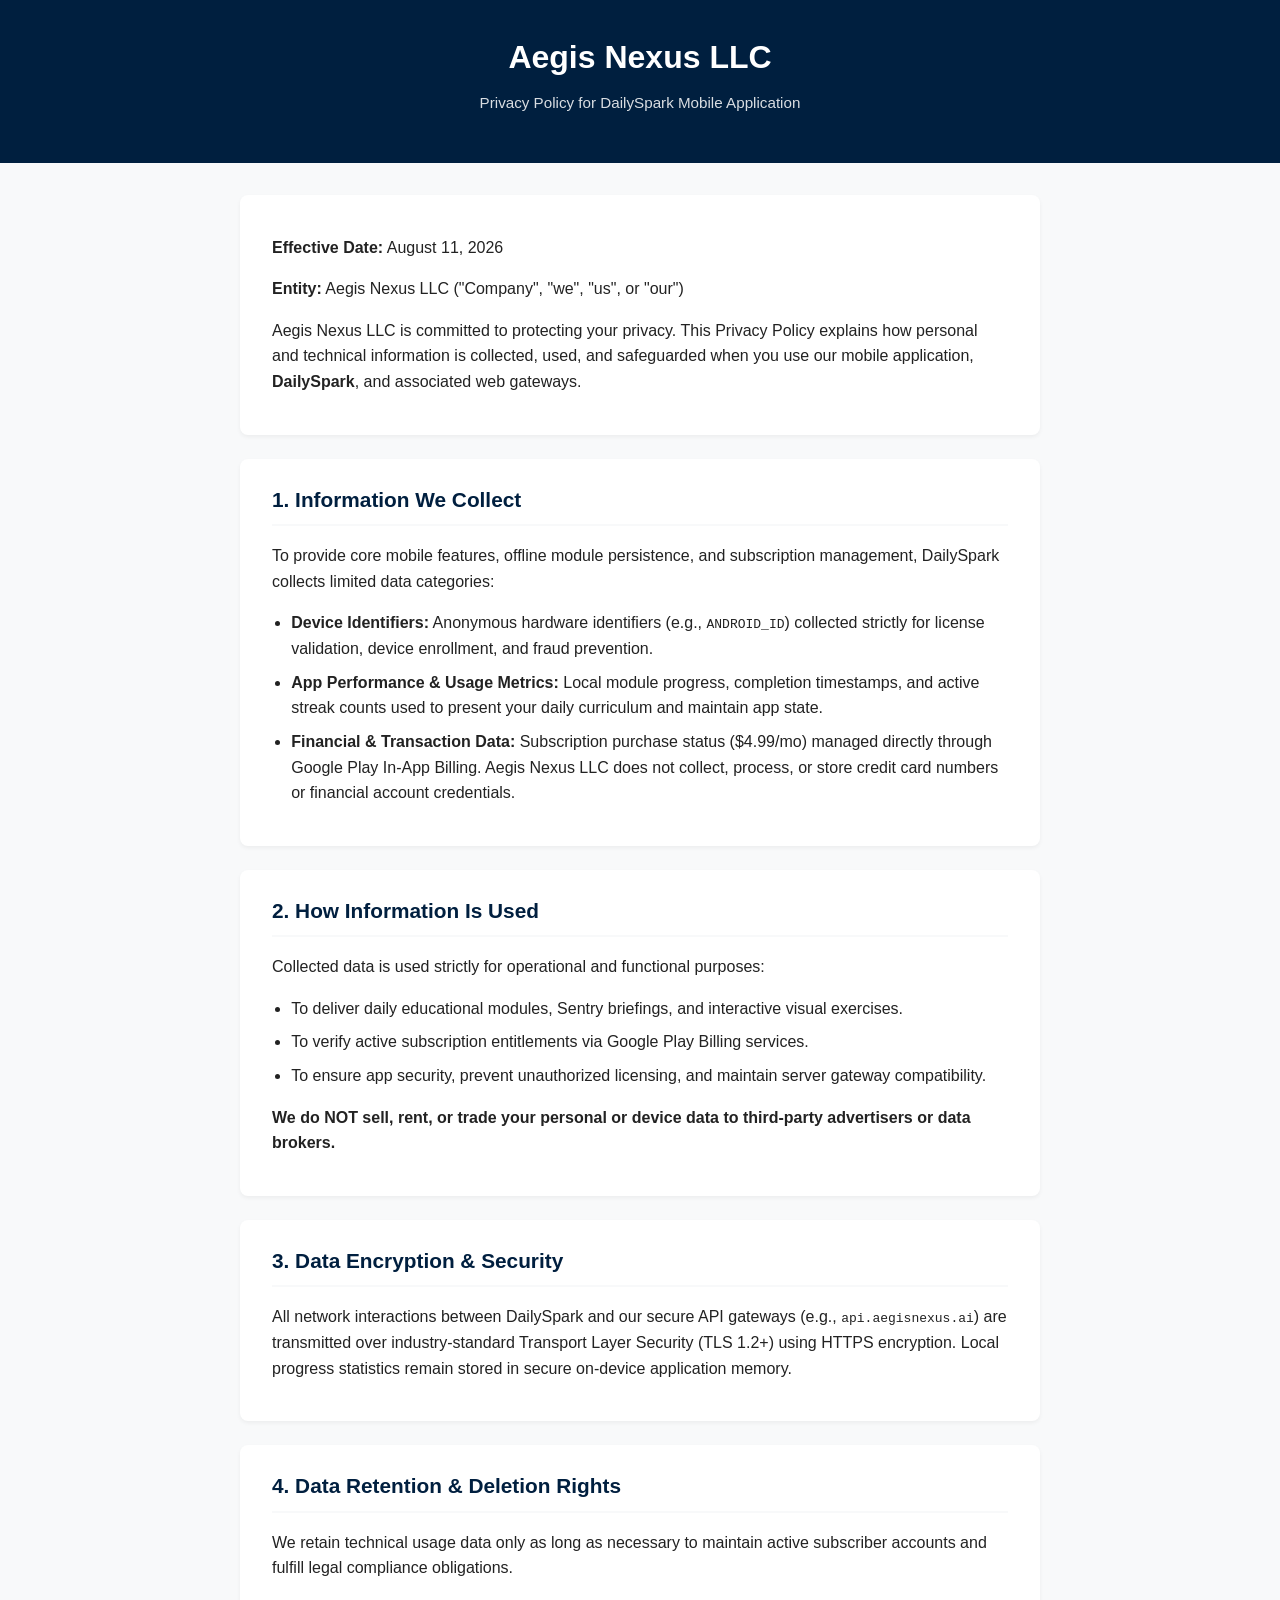
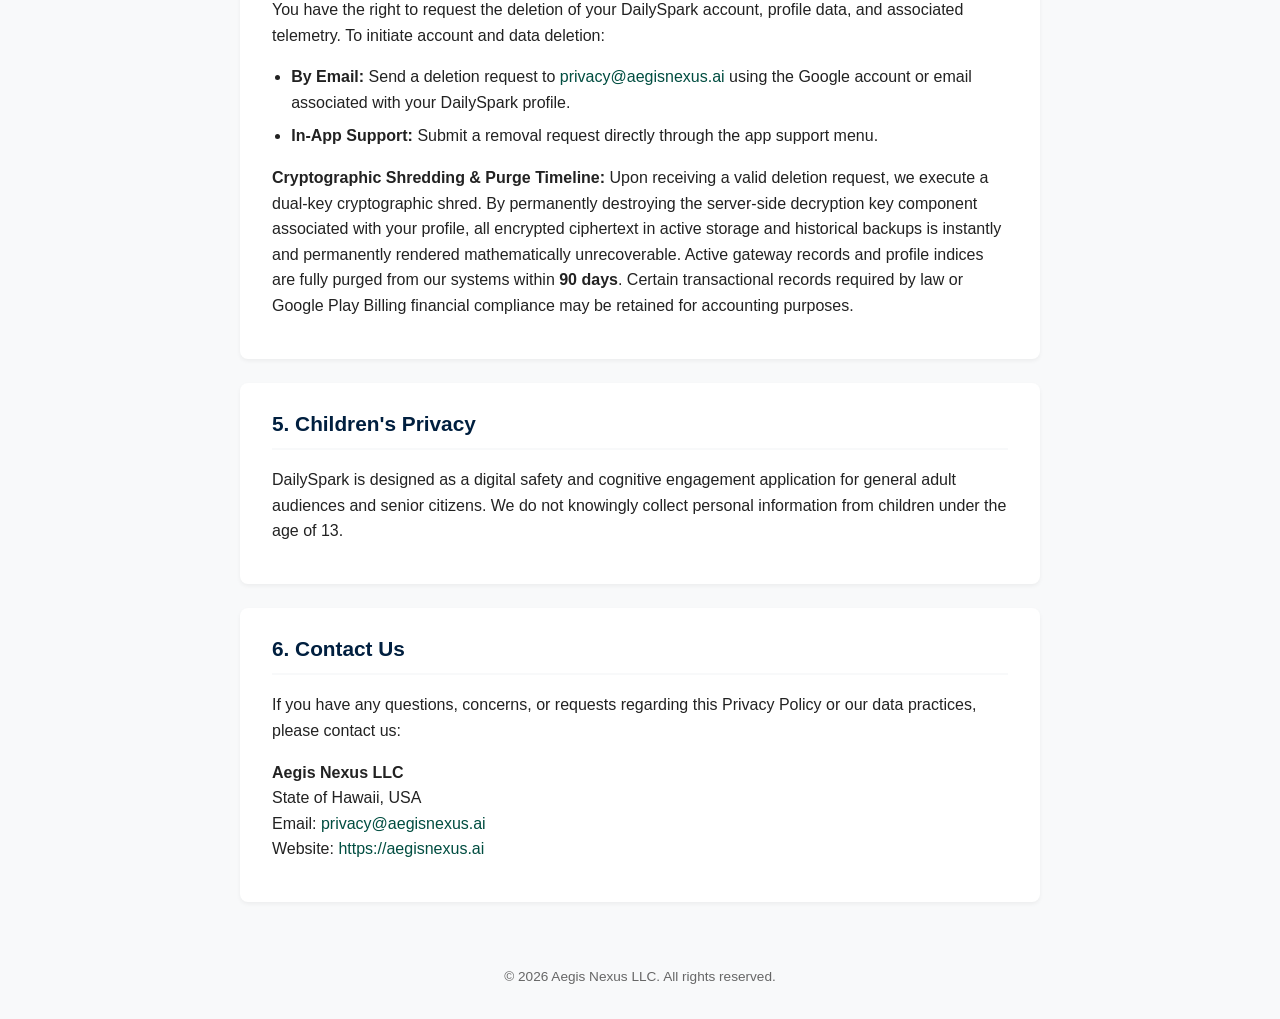
<file: privacy.html>
<!DOCTYPE html>
<html lang="en">
<head>
    <meta charset="UTF-8">
    <meta name="viewport" content="width=device-width, initial-scale=1.0">
    <title>Privacy Policy | Aegis Nexus LLC</title>
    <style>
        :root {
            --primary: #001F3F;
            --accent: #004D40;
            --text: #222222;
            --bg: #F8F9FA;
            --card-bg: #FFFFFF;
        }
        body {
            font-family: -apple-system, BlinkMacSystemFont, "Segoe UI", Roboto, Helvetica, Arial, sans-serif;
            line-height: 1.6;
            color: var(--text);
            background-color: var(--bg);
            margin: 0;
            padding: 0;
        }
        header {
            background-color: var(--primary);
            color: #FFFFFF;
            padding: 2rem 1rem;
            text-align: center;
        }
        header h1 {
            margin: 0;
            font-size: 2rem;
        }
        header p {
            margin-top: 0.5rem;
            opacity: 0.85;
            font-size: 0.95rem;
        }
        main {
            max-width: 800px;
            margin: 2rem auto;
            padding: 0 1.5rem;
        }
        .section-card {
            background: var(--card-bg);
            border-radius: 8px;
            padding: 1.5rem 2rem;
            margin-bottom: 1.5rem;
            box-shadow: 0 2px 4px rgba(0,0,0,0.05);
        }
        h2 {
            color: var(--primary);
            border-bottom: 2px solid var(--bg);
            padding-bottom: 0.5rem;
            font-size: 1.3rem;
            margin-top: 0;
        }
        ul {
            padding-left: 1.2rem;
        }
        li {
            margin-bottom: 0.5rem;
        }
        footer {
            text-align: center;
            padding: 2rem 1rem;
            font-size: 0.85rem;
            color: #666666;
        }
        a {
            color: var(--accent);
            text-decoration: none;
        }
        a:hover {
            text-decoration: underline;
        }
    </style>
</head>
<body>

<header>
    <h1>Aegis Nexus LLC</h1>
    <p>Privacy Policy for DailySpark Mobile Application</p>
</header>

<main>
    <div class="section-card">
        <p><strong>Effective Date:</strong> August 11, 2026</p>
        <p><strong>Entity:</strong> Aegis Nexus LLC ("Company", "we", "us", or "our")</p>
        <p>Aegis Nexus LLC is committed to protecting your privacy. This Privacy Policy explains how personal and technical information is collected, used, and safeguarded when you use our mobile application, <strong>DailySpark</strong>, and associated web gateways.</p>
    </div>

    <div class="section-card">
        <h2>1. Information We Collect</h2>
        <p>To provide core mobile features, offline module persistence, and subscription management, DailySpark collects limited data categories:</p>
        <ul>
            <li><strong>Device Identifiers:</strong> Anonymous hardware identifiers (e.g., <code>ANDROID_ID</code>) collected strictly for license validation, device enrollment, and fraud prevention.</li>
            <li><strong>App Performance & Usage Metrics:</strong> Local module progress, completion timestamps, and active streak counts used to present your daily curriculum and maintain app state.</li>
            <li><strong>Financial & Transaction Data:</strong> Subscription purchase status ($4.99/mo) managed directly through Google Play In-App Billing. Aegis Nexus LLC does not collect, process, or store credit card numbers or financial account credentials.</li>
        </ul>
    </div>

    <div class="section-card">
        <h2>2. How Information Is Used</h2>
        <p>Collected data is used strictly for operational and functional purposes:</p>
        <ul>
            <li>To deliver daily educational modules, Sentry briefings, and interactive visual exercises.</li>
            <li>To verify active subscription entitlements via Google Play Billing services.</li>
            <li>To ensure app security, prevent unauthorized licensing, and maintain server gateway compatibility.</li>
        </ul>
        <p><strong>We do NOT sell, rent, or trade your personal or device data to third-party advertisers or data brokers.</strong></p>
    </div>

    <div class="section-card">
        <h2>3. Data Encryption & Security</h2>
        <p>All network interactions between DailySpark and our secure API gateways (e.g., <code>api.aegisnexus.ai</code>) are transmitted over industry-standard Transport Layer Security (TLS 1.2+) using HTTPS encryption. Local progress statistics remain stored in secure on-device application memory.</p>
    </div>

    <div class="section-card">
        <h2>4. Data Retention & Deletion Rights</h2>
        <p>We retain technical usage data only as long as necessary to maintain active subscriber accounts and fulfill legal compliance obligations.</p>
        <p>You have the right to request the deletion of your DailySpark account, profile data, and associated telemetry. To initiate account and data deletion:</p>
        <ul>
            <li><strong>By Email:</strong> Send a deletion request to <a href="mailto:privacy@aegisnexus.ai">privacy@aegisnexus.ai</a> using the Google account or email associated with your DailySpark profile.</li>
            <li><strong>In-App Support:</strong> Submit a removal request directly through the app support menu.</li>
        </ul>
        <p><strong>Cryptographic Shredding & Purge Timeline:</strong> Upon receiving a valid deletion request, we execute a dual-key cryptographic shred. By permanently destroying the server-side decryption key component associated with your profile, all encrypted ciphertext in active storage and historical backups is instantly and permanently rendered mathematically unrecoverable. Active gateway records and profile indices are fully purged from our systems within <strong>90 days</strong>. Certain transactional records required by law or Google Play Billing financial compliance may be retained for accounting purposes.</p>
    </div>
    <div class="section-card">
        <h2>5. Children's Privacy</h2>
        <p>DailySpark is designed as a digital safety and cognitive engagement application for general adult audiences and senior citizens. We do not knowingly collect personal information from children under the age of 13.</p>
    </div>

    <div class="section-card">
        <h2>6. Contact Us</h2>
        <p>If you have any questions, concerns, or requests regarding this Privacy Policy or our data practices, please contact us:</p>
        <p>
            <strong>Aegis Nexus LLC</strong><br>
            State of Hawaii, USA<br>
            Email: <a href="mailto:privacy@aegisnexus.ai">privacy@aegisnexus.ai</a><br>
            Website: <a href="https://aegisnexus.ai">https://aegisnexus.ai</a>
        </p>
    </div>
</main>

<footer>
    &copy; 2026 Aegis Nexus LLC. All rights reserved.
</footer>

</body>
</html>
</file>
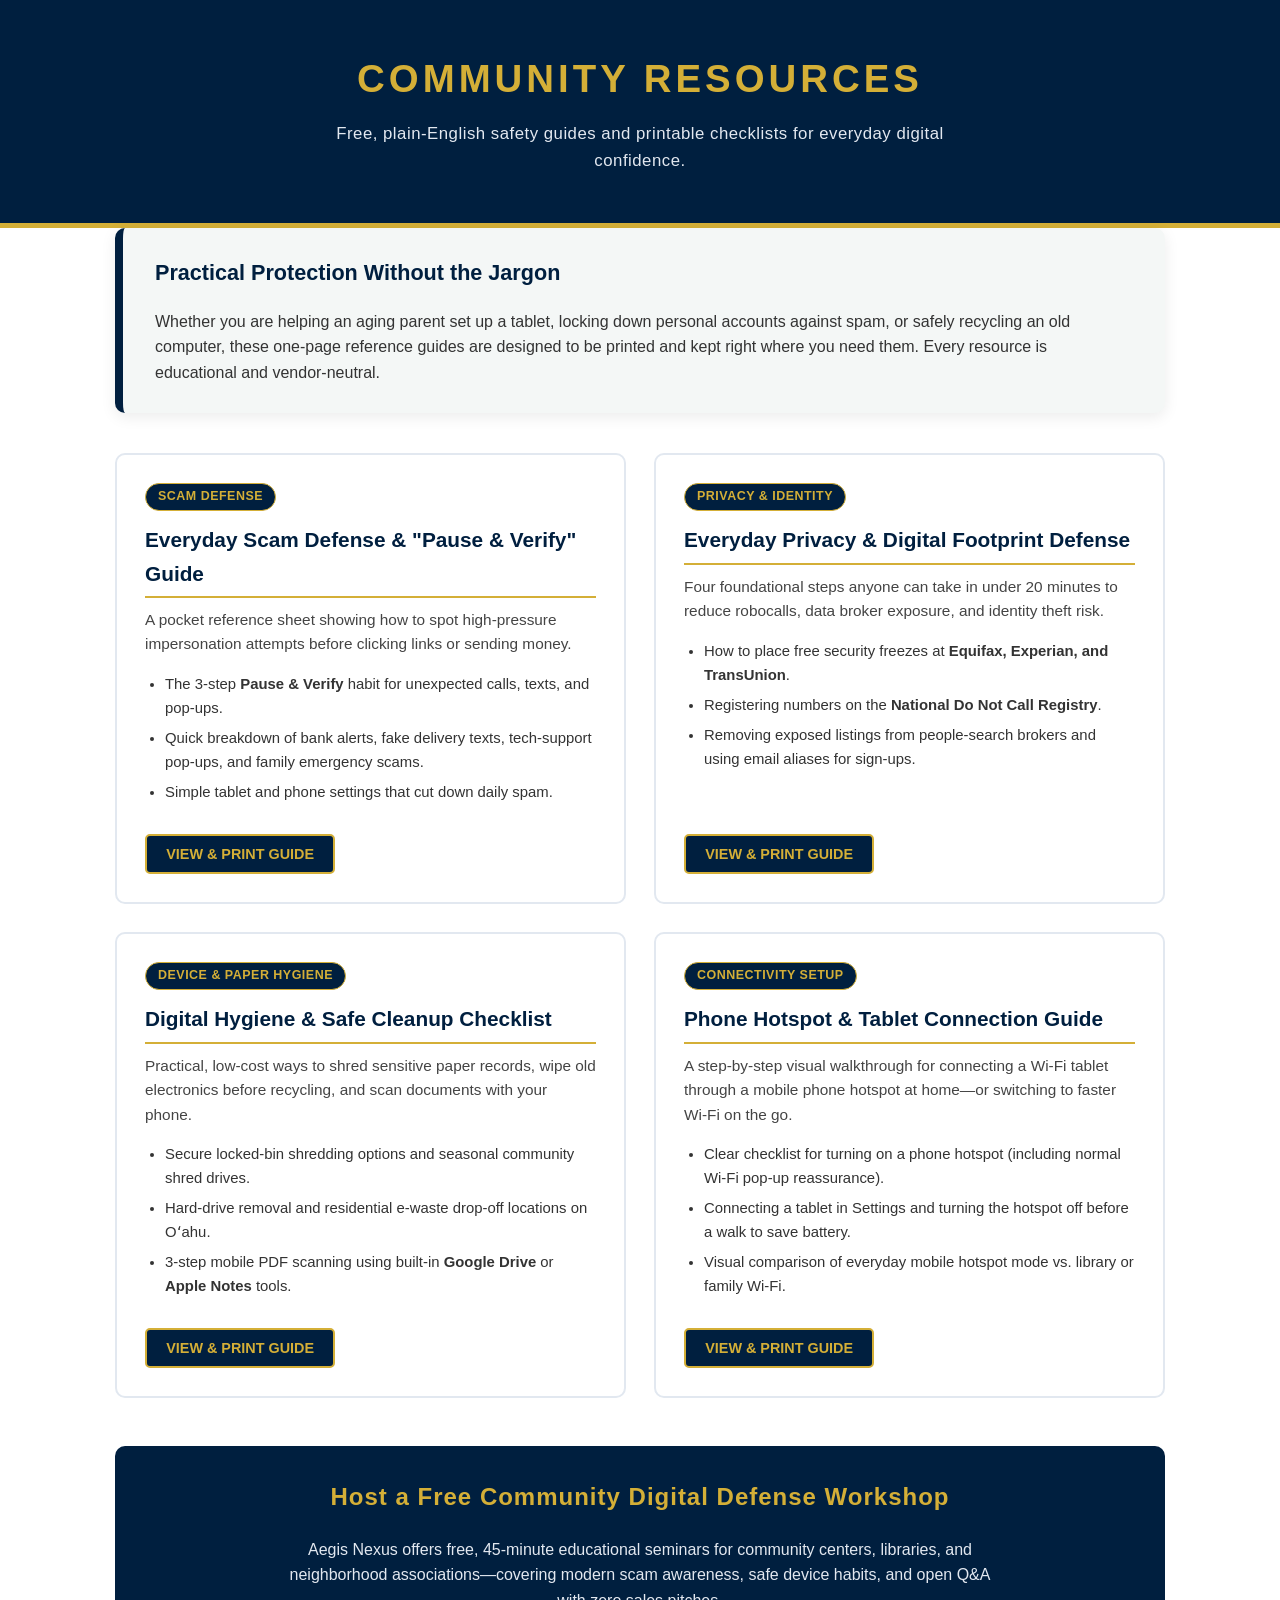
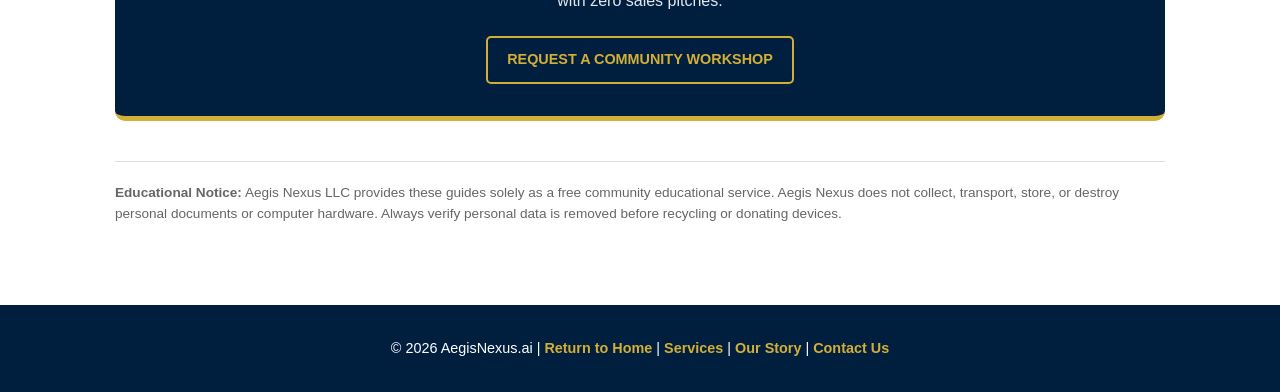
<file: resources.html>
<!DOCTYPE html>
<html lang="en">
<head>
    <meta charset="UTF-8">
    <meta name="viewport" content="width=device-width, initial-scale=1.0">
    <title>Community Resources & Guides | AegisNexus</title>
    <style>
        :root { --navy: #001f3f; --gold: #D4AF37; --slate: #f4f7f6; --text: #333; }
        body { margin: 0; font-family: 'Segoe UI', Tahoma, Geneva, Verdana, sans-serif; color: var(--text); background-color: white; line-height: 1.6; }
        header { background: var(--navy); color: var(--gold); padding: 3rem 2rem; text-align: center; border-bottom: 5px solid var(--gold); }
        header p { color: #e2e8f0; max-width: 680px; margin: 0.75rem auto 0; font-size: 1.05rem; letter-spacing: 0.5px; }
        .container { max-width: 1050px; margin: 0 auto; padding: 2rem; }
        h1 { font-size: 2.4rem; letter-spacing: 4px; margin: 0; }

        .intro-banner { background: var(--slate); border-left: 8px solid var(--navy); border-radius: 10px; padding: 1.75rem 2rem; margin: -2rem auto 2.5rem; box-shadow: 0 4px 15px rgba(0,0,0,0.08); }
        .intro-banner h2 { margin-top: 0; color: var(--navy); font-size: 1.35rem; }

        .guide-grid { display: grid; grid-template-columns: repeat(auto-fit, minmax(440px, 1fr)); gap: 1.75rem; margin: 2rem 0; }
        @media (max-width: 520px) { .guide-grid { grid-template-columns: 1fr; } }

        .guide-card { border: 2px solid #e2e8f0; border-radius: 10px; padding: 1.75rem; background: #fff; display: flex; flex-direction: column; transition: border-color 0.2s ease, box-shadow 0.2s ease; }
        .guide-card:hover { border-color: var(--gold); box-shadow: 0 6px 18px rgba(0, 31, 63, 0.08); }
        .badge { display: inline-block; background: var(--navy); color: var(--gold); border: 1px solid var(--gold); padding: 3px 12px; border-radius: 20px; font-size: 0.78rem; font-weight: bold; letter-spacing: 0.5px; margin-bottom: 0.75rem; align-self: flex-start; }
        .guide-card h3 { color: var(--navy); margin: 0 0 0.6rem; font-size: 1.3rem; border-bottom: 2px solid var(--gold); padding-bottom: 0.4rem; }
        .guide-card p { margin: 0 0 1rem; font-size: 0.96rem; color: #444; }
        .guide-card ul { margin: 0 0 1.4rem; padding-left: 1.25rem; font-size: 0.93rem; color: #333; }
        .guide-card li { margin-bottom: 0.4rem; }

        .btn-row { margin-top: auto; display: flex; gap: 0.75rem; flex-wrap: wrap; }
        .btn { display: inline-block; background: var(--navy); color: var(--gold); border: 2px solid var(--gold); padding: 0.65rem 1.2rem; text-decoration: none; border-radius: 5px; font-weight: bold; font-size: 0.9rem; cursor: pointer; transition: all 0.2s ease; }
        .btn:hover { background: var(--gold); color: var(--navy); }
        .btn-secondary { background: transparent; color: var(--navy); border: 2px solid var(--navy); }
        .btn-secondary:hover { background: var(--navy); color: var(--gold); }

        .workshop-box { background: var(--navy); color: #fff; border-radius: 10px; padding: 2rem; margin: 3rem 0 1rem; border-bottom: 5px solid var(--gold); text-align: center; }
        .workshop-box h2 { color: var(--gold); margin-top: 0; letter-spacing: 1px; }
        .workshop-box p { max-width: 720px; margin: 0 auto 1.4rem; color: #e2e8f0; }

        .disclaimer-box { margin-top: 2.5rem; border-top: 1px solid #ddd; padding-top: 1.25rem; color: #666; font-size: 0.85rem; }
        footer { background: var(--navy); color: #fff; text-align: center; padding: 2rem; margin-top: 3rem; font-size: 0.9rem; }
        .back-link { color: var(--gold); text-decoration: none; font-weight: bold; }

        /* Printable Sheet Overlay */
        .sheet-modal { display: none; position: fixed; inset: 0; background: rgba(0, 15, 35, 0.82); z-index: 9999; overflow-y: auto; padding: 2rem 1rem; }
        .sheet-paper { background: #fff; max-width: 780px; margin: 0 auto; border-radius: 8px; padding: 2.25rem; border-top: 8px solid var(--navy); box-shadow: 0 12px 35px rgba(0,0,0,0.35); }
        .sheet-toolbar { display: flex; justify-content: space-between; align-items: center; border-bottom: 2px solid var(--gold); padding-bottom: 1rem; margin-bottom: 1.5rem; gap: 1rem; flex-wrap: wrap; }
        .sheet-content h2 { color: var(--navy); margin: 0 0 0.4rem; }
        .sheet-content h4 { color: var(--navy); border-bottom: 1px solid var(--gold); padding-bottom: 4px; margin: 1.25rem 0 0.5rem; }
        .sheet-content ul, .sheet-content ol { padding-left: 1.35rem; }
        .sheet-content li { margin-bottom: 0.45rem; }
        .callout { background: var(--slate); border-left: 5px solid var(--gold); padding: 0.9rem 1.1rem; border-radius: 6px; margin: 1rem 0; }

        @media print {
            body * { visibility: hidden; }
            .sheet-modal, .sheet-modal * { visibility: visible; }
            .sheet-modal { position: static; background: none; padding: 0; overflow: visible; }
            .sheet-paper { box-shadow: none; max-width: 100%; padding: 0.5in; border-top: 6px solid #001f3f; }
            .no-print { display: none !important; }
        }
    </style>
</head>
<body>

<header>
    <h1>COMMUNITY RESOURCES</h1>
    <p>Free, plain-English safety guides and printable checklists for everyday digital confidence.</p>
</header>

<div class="container">
    <section class="intro-banner">
        <h2>Practical Protection Without the Jargon</h2>
        <p style="margin-bottom: 0;">Whether you are helping an aging parent set up a tablet, locking down personal accounts against spam, or safely recycling an old computer, these one-page reference guides are designed to be printed and kept right where you need them. Every resource is educational and vendor-neutral.</p>
    </section>

    <div class="guide-grid">
        <!-- Guide 1 -->
        <div class="guide-card">
            <span class="badge">SCAM DEFENSE</span>
            <h3>Everyday Scam Defense & "Pause & Verify" Guide</h3>
            <p>A pocket reference sheet showing how to spot high-pressure impersonation attempts before clicking links or sending money.</p>
            <ul>
                <li>The 3-step <strong>Pause & Verify</strong> habit for unexpected calls, texts, and pop-ups.</li>
                <li>Quick breakdown of bank alerts, fake delivery texts, tech-support pop-ups, and family emergency scams.</li>
                <li>Simple tablet and phone settings that cut down daily spam.</li>
            </ul>
            <div class="btn-row">
                <button class="btn" onclick="openSheet('scam')">VIEW & PRINT GUIDE</button>
            </div>
        </div>

        <!-- Guide 2 -->
        <div class="guide-card">
            <span class="badge">PRIVACY & IDENTITY</span>
            <h3>Everyday Privacy & Digital Footprint Defense</h3>
            <p>Four foundational steps anyone can take in under 20 minutes to reduce robocalls, data broker exposure, and identity theft risk.</p>
            <ul>
                <li>How to place free security freezes at <strong>Equifax, Experian, and TransUnion</strong>.</li>
                <li>Registering numbers on the <strong>National Do Not Call Registry</strong>.</li>
                <li>Removing exposed listings from people-search brokers and using email aliases for sign-ups.</li>
            </ul>
            <div class="btn-row">
                <button class="btn" onclick="openSheet('privacy')">VIEW & PRINT GUIDE</button>
            </div>
        </div>

        <!-- Guide 3 -->
        <div class="guide-card">
            <span class="badge">DEVICE & PAPER HYGIENE</span>
            <h3>Digital Hygiene & Safe Cleanup Checklist</h3>
            <p>Practical, low-cost ways to shred sensitive paper records, wipe old electronics before recycling, and scan documents with your phone.</p>
            <ul>
                <li>Secure locked-bin shredding options and seasonal community shred drives.</li>
                <li>Hard-drive removal and residential e-waste drop-off locations on Oʻahu.</li>
                <li>3-step mobile PDF scanning using built-in <strong>Google Drive</strong> or <strong>Apple Notes</strong> tools.</li>
            </ul>
            <div class="btn-row">
                <button class="btn" onclick="openSheet('cleanup')">VIEW & PRINT GUIDE</button>
            </div>
        </div>

        <!-- Guide 4 -->
        <div class="guide-card">
            <span class="badge">CONNECTIVITY SETUP</span>
            <h3>Phone Hotspot & Tablet Connection Guide</h3>
            <p>A step-by-step visual walkthrough for connecting a Wi-Fi tablet through a mobile phone hotspot at home—or switching to faster Wi-Fi on the go.</p>
            <ul>
                <li>Clear checklist for turning on a phone hotspot (including normal Wi-Fi pop-up reassurance).</li>
                <li>Connecting a tablet in Settings and turning the hotspot off before a walk to save battery.</li>
                <li>Visual comparison of everyday mobile hotspot mode vs. library or family Wi-Fi.</li>
            </ul>
            <div class="btn-row">
                <button class="btn" onclick="openSheet('hotspot')">VIEW & PRINT GUIDE</button>
            </div>
        </div>
    </div>

    <section class="workshop-box">
        <h2>Host a Free Community Digital Defense Workshop</h2>
        <p>Aegis Nexus offers free, 45-minute educational seminars for community centers, libraries, and neighborhood associations—covering modern scam awareness, safe device habits, and open Q&A with zero sales pitches.</p>
        <a href="contact.html" class="btn">REQUEST A COMMUNITY WORKSHOP</a>
    </section>

    <div class="disclaimer-box">
        <strong>Educational Notice:</strong> Aegis Nexus LLC provides these guides solely as a free community educational service. Aegis Nexus does not collect, transport, store, or destroy personal documents or computer hardware. Always verify personal data is removed before recycling or donating devices.
    </div>
</div>

<!-- Printable Sheet Modal -->
<div id="sheet-modal" class="sheet-modal" onclick="if(event.target===this) closeSheet()">
    <div class="sheet-paper">
        <div class="sheet-toolbar no-print">
            <strong style="color: var(--navy);">Printable One-Page Reference Sheet</strong>
            <div style="display: flex; gap: 0.5rem;">
                <button class="btn" onclick="window.print()">PRINT / SAVE AS PDF</button>
                <button class="btn btn-secondary" onclick="closeSheet()">CLOSE</button>
            </div>
        </div>
        <div id="sheet-content" class="sheet-content"></div>
    </div>
</div>

<footer>
    © 2026 AegisNexus.ai | <a href="index.html" class="back-link">Return to Home</a> | <a href="services.html" class="back-link">Services</a> | <a href="story.html" class="back-link">Our Story</a> | <a href="contact.html" class="back-link">Contact Us</a>
</footer>

<script>
const SHEETS = {
    scam: `
        <h2>Everyday Scam Defense: The "Pause & Verify" Reference Guide</h2>
        <p style="color:#555; margin-top:0;">Provided by Aegis Nexus LLC • Free Community Educational Handout</p>
        <div class="callout">
            <strong>The Golden Rule:</strong> Legitimate banks, government agencies, and family members will never demand immediate payment by gift card, wire transfer, cryptocurrency, or secrecy.
        </div>
        <h4>1. The 3-Step "Pause & Verify" Habit</h4>
        <ol>
            <li><strong>Pause:</strong> Take a breath whenever a call, text, or pop-up creates panic or urgency. Hang up or close the screen.</li>
            <li><strong>Verify Independently:</strong> Call the organization back using the phone number printed on the back of your bank card or official statement—never the number inside a suspicious message.</li>
            <li><strong>Ask a Second Set of Eyes:</strong> Check in with a trusted family member or friend before acting on any unusual financial or account request.</li>
        </ol>
        <h4>2. Four Common Patterns to Watch For</h4>
        <ul>
            <li><strong>Fake Bank & Fraud Alerts:</strong> Texts claiming an account is locked and asking you to click a link to "confirm" your login.</li>
            <li><strong>Delivery & Toll Texts:</strong> Unexpected messages claiming a package cannot be delivered or an unpaid road toll requires a small fee.</li>
            <li><strong>Tech-Support Pop-Ups:</strong> Loud browser warnings claiming your tablet or computer is infected and instructing you to call a toll-free support number.</li>
            <li><strong>Impostor / Emergency Calls:</strong> Callers claiming a relative is in trouble and needs immediate money or gift cards.</li>
        </ul>
        <h4>3. Quick Device Hygiene Habits</h4>
        <ul>
            <li>Keep automatic operating system and app updates enabled.</li>
            <li>Silence unknown callers or use built-in carrier spam filtering.</li>
            <li>Never install remote-access software requested by an inbound caller.</li>
        </ul>
    `,
    privacy: `
        <h2>Everyday Privacy & Digital Footprint Defense Guide</h2>
        <p style="color:#555; margin-top:0;">Provided by Aegis Nexus LLC • Free Community Educational Handout</p>
        <h4>1. Freeze Your Credit at All Three Bureaus (Free)</h4>
        <p>A credit freeze prevents anyone from opening new loans or credit cards in your name, even if your personal details appeared in a data breach. Unfreezing takes minutes when you apply for credit.</p>
        <ul>
            <li><strong>Equifax:</strong> equifax.com/personal/credit-report-services • 1-888-298-0045</li>
            <li><strong>Experian:</strong> experian.com/freeze • 1-888-397-3742</li>
            <li><strong>TransUnion:</strong> transunion.com/credit-freeze • 1-800-916-8800</li>
        </ul>
        <h4>2. Reduce Telemarketing Calls</h4>
        <ul>
            <li>Register mobile and home numbers for free at <strong>donotcall.gov</strong> or by calling <strong>1-888-382-1222</strong> from the number you want to register.</li>
        </ul>
        <h4>3. Remove Exposed Personal Listings</h4>
        <ul>
            <li>Search your name and phone number periodically and request removal from people-search directories (or use Google's <em>Results About You</em> removal tool).</li>
        </ul>
        <h4>4. Use Aliases for Everyday Sign-Ups</h4>
        <ul>
            <li>Keep one primary email address strictly for banking, healthcare, and family.</li>
            <li>Use a secondary email address (or email alias) and a secondary number such as Google Voice for retail coupons, newsletters, and one-time forms.</li>
        </ul>
    `,
    cleanup: `
        <h2>Digital Hygiene & Safe Cleanup Checklist</h2>
        <p style="color:#555; margin-top:0;">Provided by Aegis Nexus LLC • Community Resource Guide</p>
        <h4>1. Secure Paper Shredding</h4>
        <ul>
            <li><strong>Local Locked-Bin Drop-Off:</strong> The UPS Store (Mililani Shopping Center & Mililani Mauka) and Office Depot / OfficeMax offer per-pound locked-bin shredding.</li>
            <li><strong>Free Community Shred Days:</strong> Watch for seasonal free shred events hosted by local credit unions (such as HawaiiUSA FCU and Aloha Pacific FCU) and AARP Hawaiʻi.</li>
        </ul>
        <h4>2. Old Computers, Tablets & Media</h4>
        <ul>
            <li><strong>Sanitize First:</strong> Remove the internal storage drive or perform a certified factory reset before donating or recycling any device.</li>
            <li><strong>Optical Media:</strong> Snap old CDs/DVDs or scratch the data layer before disposal.</li>
            <li><strong>Oʻahu Residential Drop-Offs:</strong> Best Buy (Pearlridge / Alakawa) and City & County E-Opala partner sites (including The Salvation Army Wahiawā, 435 Kilani Ave) accept eligible consumer electronics at no charge.</li>
        </ul>
        <h4>3. Free Mobile PDF Scanning (No Special Scanner Needed)</h4>
        <ol>
            <li><strong>Android (Google Drive):</strong> Open Google Drive → tap <strong>+</strong> → tap <strong>Scan</strong> → save as PDF.</li>
            <li><strong>iPhone / iPad (Apple Notes):</strong> Open Notes → tap the <strong>Camera</strong> icon → tap <strong>Scan Documents</strong> → save.</li>
            <li><strong>Public Library Stations:</strong> HSPLS branches offer multifunction patron stations supporting digital document workflows.</li>
        </ol>
        <div class="callout" style="font-size:0.88rem;">
            <strong>Disclaimer:</strong> Aegis Nexus LLC provides this checklist for educational purposes only and does not collect, transport, store, or destroy personal records or hardware.
        </div>
    `,
    hotspot: `
        <h2>Phone Hotspot & Tablet Connection Quick Guide</h2>
        <p style="color:#555; margin-top:0;">Provided by Aegis Nexus LLC • Everyday Connectivity Reference</p>
        <h4>Step 1: Start Your Phone's Mobile Hotspot</h4>
        <ol>
            <li>Open <strong>Settings</strong> on your smartphone (or swipe down from the top of the screen for Quick Settings).</li>
            <li>Tap <strong>Connections → Mobile Hotspot and Tethering → Mobile Hotspot</strong> and switch it <strong>On</strong>.</li>
            <li><em>Normal Pop-Up Note:</em> If your phone asks to turn off Wi-Fi to start the hotspot, tap <strong>Turn Off / OK</strong>—your phone uses cellular data to share internet with your tablet.</li>
        </ol>
        <h4>Step 2: Connect Your Tablet</h4>
        <ol>
            <li>On your tablet, open <strong>Settings → Connections → Wi-Fi</strong>.</li>
            <li>Select your phone's hotspot name from the list, enter the password if prompted, and tap <strong>Connect</strong> (enable <em>Auto reconnect</em> if available).</li>
        </ol>
        <h4>Step 3: Save Battery Before Leaving the Room</h4>
        <ul>
            <li>Before going for a walk or putting the tablet away, switch <strong>Mobile Hotspot Off</strong> on your phone so it does not drain battery searching for your tablet.</li>
        </ul>
        <div class="callout">
            <strong>Everyday Hotspot vs. Library or Family Wi-Fi:</strong> Your phone stays connected everywhere on cellular data and bridges your tablet when you are at home. When visiting a library or relative's house, both your phone and tablet can join their local Wi-Fi directly for faster video calls and downloads.
        </div>
    `
};

function openSheet(key) {
    document.getElementById('sheet-content').innerHTML = SHEETS[key] || '';
    document.getElementById('sheet-modal').style.display = 'block';
}
function closeSheet() {
    document.getElementById('sheet-modal').style.display = 'none';
}
</script>

</body>
</html>
</file>
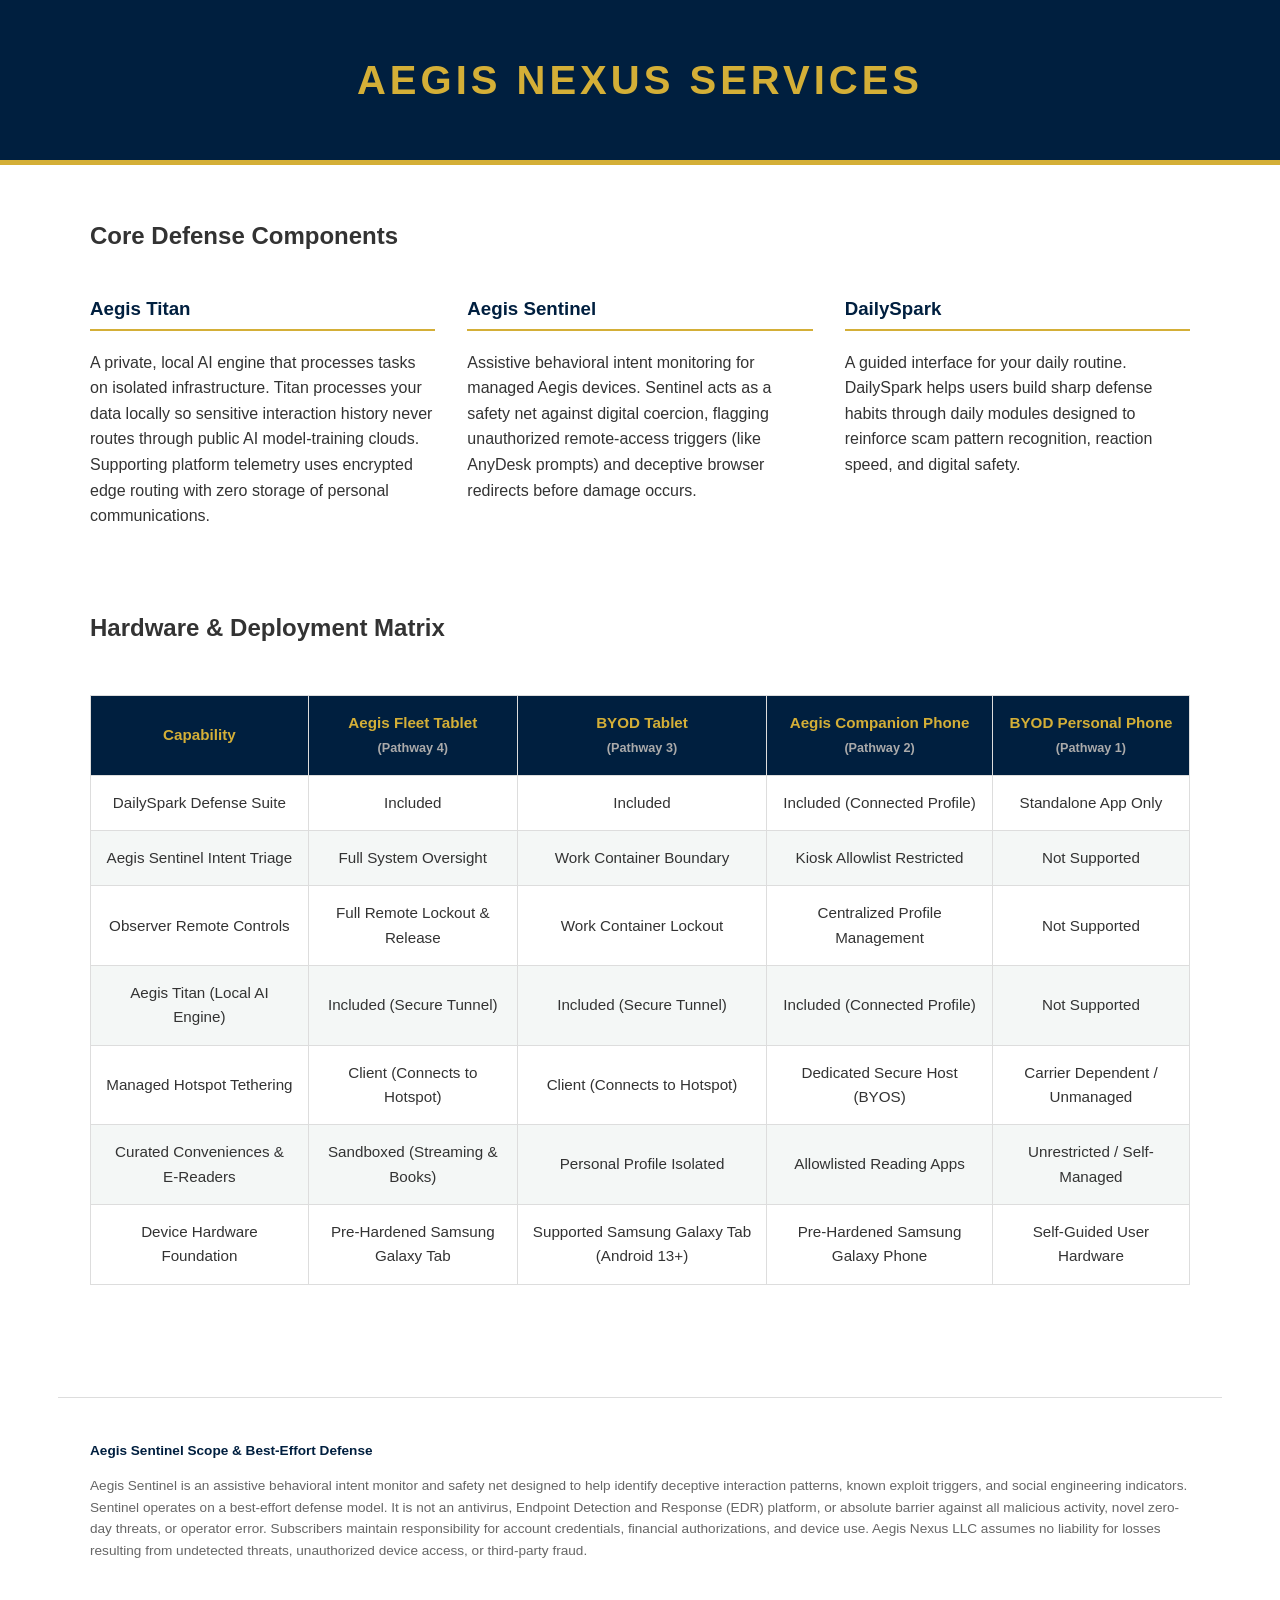
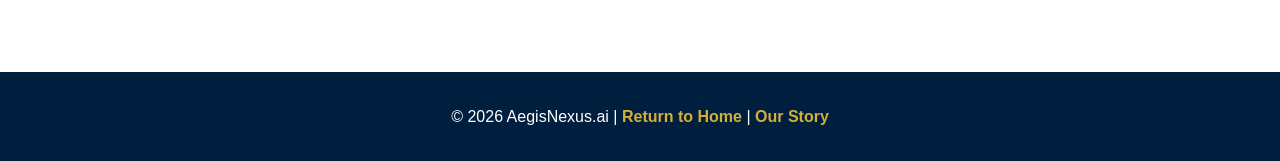
<file: services.html>
<!DOCTYPE html>
<html lang="en">
<head>
    <meta charset="UTF-8">
    <meta name="viewport" content="width=device-width, initial-scale=1.0">
    <title>Services | AegisNexus</title>
    <style>
        :root { --navy: #001f3f; --gold: #D4AF37; --slate: #f4f7f6; --text: #333; }
        body { margin: 0; font-family: 'Segoe UI', Tahoma, Geneva, Verdana, sans-serif; color: var(--text); background-color: white; line-height: 1.6; }
        header { background: var(--navy); color: var(--gold); padding: 3rem 2rem; text-align: center; border-bottom: 5px solid var(--gold); }
        .container { max-width: 1100px; margin: 0 auto; padding: 2rem; }
        h1 { font-size: 2.5rem; letter-spacing: 4px; margin: 0; }
        
        /* Service Definitions Section */
        .definitions { margin-bottom: 4rem; }
        .def-grid { display: grid; grid-template-columns: repeat(auto-fit, minmax(300px, 1fr)); gap: 2rem; }
        .def-item h3 { color: var(--navy); border-bottom: 2px solid var(--gold); padding-bottom: 5px; }

        /* Table Styling */
        .service-table { width: 100%; border-collapse: collapse; margin: 3rem 0; font-size: 0.95rem; }
        .service-table th, .service-table td { padding: 15px; border: 1px solid #ddd; text-align: center; }
        .service-table th { background-color: var(--navy); color: var(--gold); }
        .service-table tr:nth-child(even) { background-color: var(--slate); }

        /* Pricing Section */
        .grid { display: grid; grid-template-columns: repeat(auto-fit, minmax(280px, 1fr)); gap: 1.5rem; margin: 2rem 0; }
        .card { border: 2px solid #ddd; border-radius: 10px; padding: 2rem; text-align: center; display: flex; flex-direction: column; }
        .card.featured { border-color: var(--gold); }
        .btn { display: block; background: var(--navy); color: var(--gold); border: 2px solid var(--gold); padding: 0.7rem; text-decoration: none; border-radius: 5px; font-weight: bold; margin-top: auto; }
        .btn:hover { background: var(--gold); color: var(--navy); }
        
        /* Footer Styling */
        footer { background: var(--navy); color: #fff; text-align: center; padding: 2rem; margin-top: 4rem; }
        .back-link { color: var(--gold); text-decoration: none; font-weight: bold; }
    </style>
</head>
<body>

<header>
    <h1>AEGIS NEXUS SERVICES</h1>
</header>

<div class="container">

    <!-- Definitions Section -->
    <div class="definitions">
          <h2>Core Defense Components</h2>
          <div class="def-grid">
              <div class="def-item">
                  <h3>Aegis Titan</h3>
                  <p>A private, local AI engine that processes tasks on isolated infrastructure. Titan processes your data locally so sensitive interaction history never routes through public AI model-training clouds. Supporting platform telemetry uses encrypted edge routing with zero storage of personal communications.</p>
              </div>
              <div class="def-item">
                  <h3>Aegis Sentinel</h3>
                  <p>Assistive behavioral intent monitoring for managed Aegis devices. Sentinel acts as a safety net against digital coercion, flagging unauthorized remote-access triggers (like AnyDesk prompts) and deceptive browser redirects before damage occurs.</p>
              </div>
              <div class="def-item">
                  <h3>DailySpark</h3>
                  <p>A guided interface for your daily routine. DailySpark helps users build sharp defense habits through daily modules designed to reinforce scam pattern recognition, reaction speed, and digital safety.</p>
              </div>
          </div>
      </div>

      <!-- Service Matrix Table -->
      <h2>Hardware & Deployment Matrix</h2>
      <table class="service-table">
          <thead>
              <tr>
                  <th>Capability</th>
                  <th>Aegis Fleet Tablet<br><small style="color:#aaa;">(Pathway 4)</small></th>
                  <th>BYOD Tablet<br><small style="color:#aaa;">(Pathway 3)</small></th>
                  <th>Aegis Companion Phone<br><small style="color:#aaa;">(Pathway 2)</small></th>
                  <th>BYOD Personal Phone<br><small style="color:#aaa;">(Pathway 1)</small></th>
              </tr>
          </thead>
          <tbody>
              <tr>
                  <td>DailySpark Defense Suite</td>
                  <td>Included</td>
                  <td>Included</td>
                  <td>Included (Connected Profile)</td>
                  <td>Standalone App Only</td>
              </tr>
              <tr>
                  <td>Aegis Sentinel Intent Triage</td>
                  <td>Full System Oversight</td>
                  <td>Work Container Boundary</td>
                  <td>Kiosk Allowlist Restricted</td>
                  <td>Not Supported</td>
              </tr>
              <tr>
                  <td>Observer Remote Controls</td>
                  <td>Full Remote Lockout & Release</td>
                  <td>Work Container Lockout</td>
                  <td>Centralized Profile Management</td>
                  <td>Not Supported</td>
              </tr>
              <tr>
                  <td>Aegis Titan (Local AI Engine)</td>
                  <td>Included (Secure Tunnel)</td>
                  <td>Included (Secure Tunnel)</td>
                  <td>Included (Connected Profile)</td>
                  <td>Not Supported</td>
              </tr>
              <tr>
                  <td>Managed Hotspot Tethering</td>
                  <td>Client (Connects to Hotspot)</td>
                  <td>Client (Connects to Hotspot)</td>
                  <td>Dedicated Secure Host (BYOS)</td>
                  <td>Carrier Dependent / Unmanaged</td>
              </tr>
              <tr>
                  <td>Curated Conveniences & E-Readers</td>
                  <td>Sandboxed (Streaming & Books)</td>
                  <td>Personal Profile Isolated</td>
                  <td>Allowlisted Reading Apps</td>
                  <td>Unrestricted / Self-Managed</td>
              </tr>
              <tr>
                  <td>Device Hardware Foundation</td>
                  <td>Pre-Hardened Samsung Galaxy Tab</td>
                  <td>Supported Samsung Galaxy Tab (Android 13+)</td>
                  <td>Pre-Hardened Samsung Galaxy Phone</td>
                  <td>Self-Guided User Hardware</td>
              </tr>
          </tbody>
      </table>
</div>

<div class="container" style="margin-top: 2rem; border-top: 1px solid #ddd; padding-top: 1.5rem; color: #666; font-size: 0.85rem; line-height: 1.6;">
    <h4 style="color: var(--navy); margin-bottom: 0.5rem;">Aegis Sentinel Scope & Best-Effort Defense</h4>
    <p>Aegis Sentinel is an assistive behavioral intent monitor and safety net designed to help identify deceptive interaction patterns, known exploit triggers, and social engineering indicators. Sentinel operates on a best-effort defense model. It is not an antivirus, Endpoint Detection and Response (EDR) platform, or absolute barrier against all malicious activity, novel zero-day threats, or operator error. Subscribers maintain responsibility for account credentials, financial authorizations, and device use. Aegis Nexus LLC assumes no liability for losses resulting from undetected threats, unauthorized device access, or third-party fraud.</p>
</div>

<footer>
    &copy; 2026 AegisNexus.ai | <a href="index.html" class="back-link">Return to Home</a> | <a href="story.html" class="back-link">Our Story</a>
</footer>

</body>
</html>
</file>
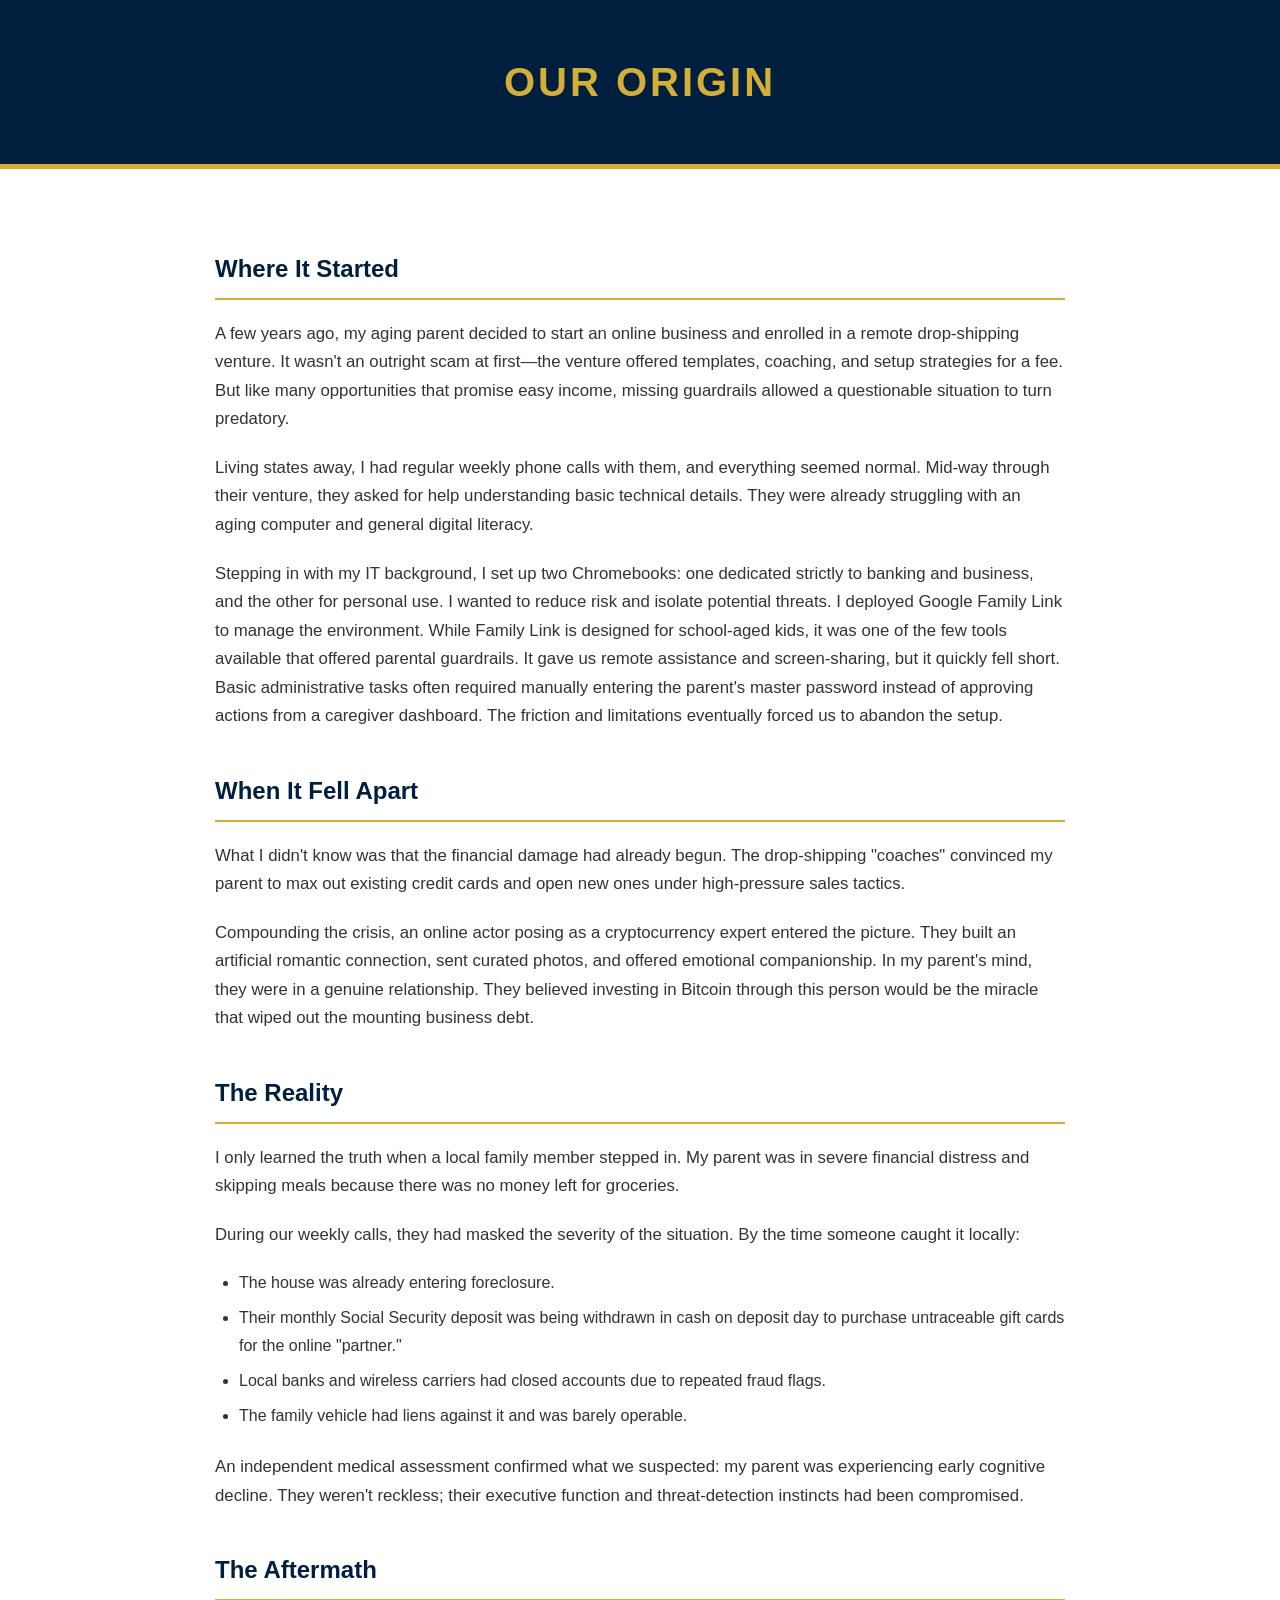
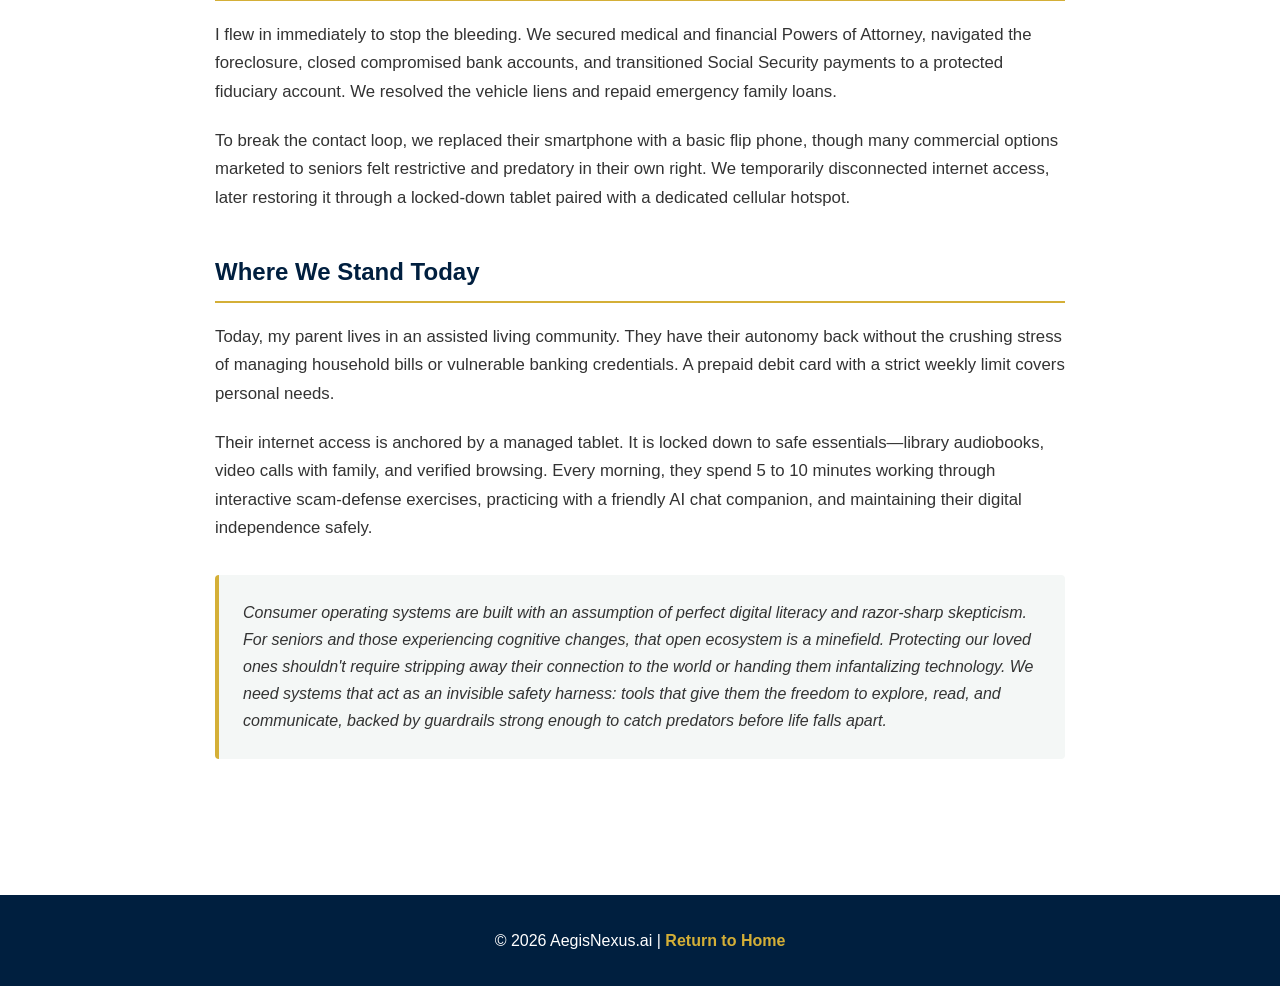
<file: story.html>
<!DOCTYPE html>
<html lang="en">
<head>
    <meta charset="UTF-8">
    <meta name="viewport" content="width=device-width, initial-scale=1.0">
    <title>Our Story | AegisNexus</title>
    <style>
        :root { --navy: #001f3f; --gold: #D4AF37; --slate: #f4f7f6; --text: #333; }
        body { margin: 0; font-family: 'Segoe UI', Tahoma, Geneva, Verdana, sans-serif; color: var(--text); background-color: white; line-height: 1.7; }
        header { background: var(--navy); color: var(--gold); padding: 3rem 2rem; text-align: center; border-bottom: 5px solid var(--gold); }
        .container { max-width: 850px; margin: 0 auto; padding: 2.5rem 1.5rem; }
        h1 { font-size: 2.5rem; letter-spacing: 3px; margin: 0; }
        h2 { color: var(--navy); border-bottom: 2px solid var(--gold); padding-bottom: 8px; margin-top: 2.5rem; }
        p { margin-bottom: 1.25rem; font-size: 1.05rem; }
        ul { margin-bottom: 1.5rem; padding-left: 1.5rem; }
        li { margin-bottom: 0.5rem; }
        .callout-box { background: var(--slate); border-left: 4px solid var(--gold); padding: 1.5rem; margin: 2rem 0; border-radius: 4px; font-style: italic; }
        footer { background: var(--navy); color: #fff; text-align: center; padding: 2rem; margin-top: 4rem; }
        .back-link { color: var(--gold); text-decoration: none; font-weight: bold; }
    </style>
</head>
<body>

<header>
    <h1>OUR ORIGIN</h1>
</header>

<div class="container">
    <h2>Where It Started</h2>
    <p>A few years ago, my aging parent decided to start an online business and enrolled in a remote drop-shipping venture. It wasn't an outright scam at first—the venture offered templates, coaching, and setup strategies for a fee. But like many opportunities that promise easy income, missing guardrails allowed a questionable situation to turn predatory.</p>
    <p>Living states away, I had regular weekly phone calls with them, and everything seemed normal. Mid-way through their venture, they asked for help understanding basic technical details. They were already struggling with an aging computer and general digital literacy.</p>
    <p>Stepping in with my IT background, I set up two Chromebooks: one dedicated strictly to banking and business, and the other for personal use. I wanted to reduce risk and isolate potential threats. I deployed Google Family Link to manage the environment. While Family Link is designed for school-aged kids, it was one of the few tools available that offered parental guardrails. It gave us remote assistance and screen-sharing, but it quickly fell short. Basic administrative tasks often required manually entering the parent's master password instead of approving actions from a caregiver dashboard. The friction and limitations eventually forced us to abandon the setup.</p>

    <h2>When It Fell Apart</h2>
    <p>What I didn't know was that the financial damage had already begun. The drop-shipping "coaches" convinced my parent to max out existing credit cards and open new ones under high-pressure sales tactics.</p>
    <p>Compounding the crisis, an online actor posing as a cryptocurrency expert entered the picture. They built an artificial romantic connection, sent curated photos, and offered emotional companionship. In my parent's mind, they were in a genuine relationship. They believed investing in Bitcoin through this person would be the miracle that wiped out the mounting business debt.</p>

    <h2>The Reality</h2>
    <p>I only learned the truth when a local family member stepped in. My parent was in severe financial distress and skipping meals because there was no money left for groceries.</p>
    <p>During our weekly calls, they had masked the severity of the situation. By the time someone caught it locally:</p>
    <ul>
        <li>The house was already entering foreclosure.</li>
        <li>Their monthly Social Security deposit was being withdrawn in cash on deposit day to purchase untraceable gift cards for the online "partner."</li>
        <li>Local banks and wireless carriers had closed accounts due to repeated fraud flags.</li>
        <li>The family vehicle had liens against it and was barely operable.</li>
    </ul>
    <p>An independent medical assessment confirmed what we suspected: my parent was experiencing early cognitive decline. They weren't reckless; their executive function and threat-detection instincts had been compromised.</p>

    <h2>The Aftermath</h2>
    <p>I flew in immediately to stop the bleeding. We secured medical and financial Powers of Attorney, navigated the foreclosure, closed compromised bank accounts, and transitioned Social Security payments to a protected fiduciary account. We resolved the vehicle liens and repaid emergency family loans.</p>
    <p>To break the contact loop, we replaced their smartphone with a basic flip phone, though many commercial options marketed to seniors felt restrictive and predatory in their own right. We temporarily disconnected internet access, later restoring it through a locked-down tablet paired with a dedicated cellular hotspot.</p>

    <h2>Where We Stand Today</h2>
    <p>Today, my parent lives in an assisted living community. They have their autonomy back without the crushing stress of managing household bills or vulnerable banking credentials. A prepaid debit card with a strict weekly limit covers personal needs.</p>
    <p>Their internet access is anchored by a managed tablet. It is locked down to safe essentials—library audiobooks, video calls with family, and verified browsing. Every morning, they spend 5 to 10 minutes working through interactive scam-defense exercises, practicing with a friendly AI chat companion, and maintaining their digital independence safely.</p>

    <div class="callout-box">
        Consumer operating systems are built with an assumption of perfect digital literacy and razor-sharp skepticism. For seniors and those experiencing cognitive changes, that open ecosystem is a minefield. Protecting our loved ones shouldn't require stripping away their connection to the world or handing them infantalizing technology. We need systems that act as an invisible safety harness: tools that give them the freedom to explore, read, and communicate, backed by guardrails strong enough to catch predators before life falls apart.
    </div>
</div>

<footer>
    © 2026 AegisNexus.ai | <a href="index.html" class="back-link">Return to Home</a>
</footer>

</body>
</html>
</file>
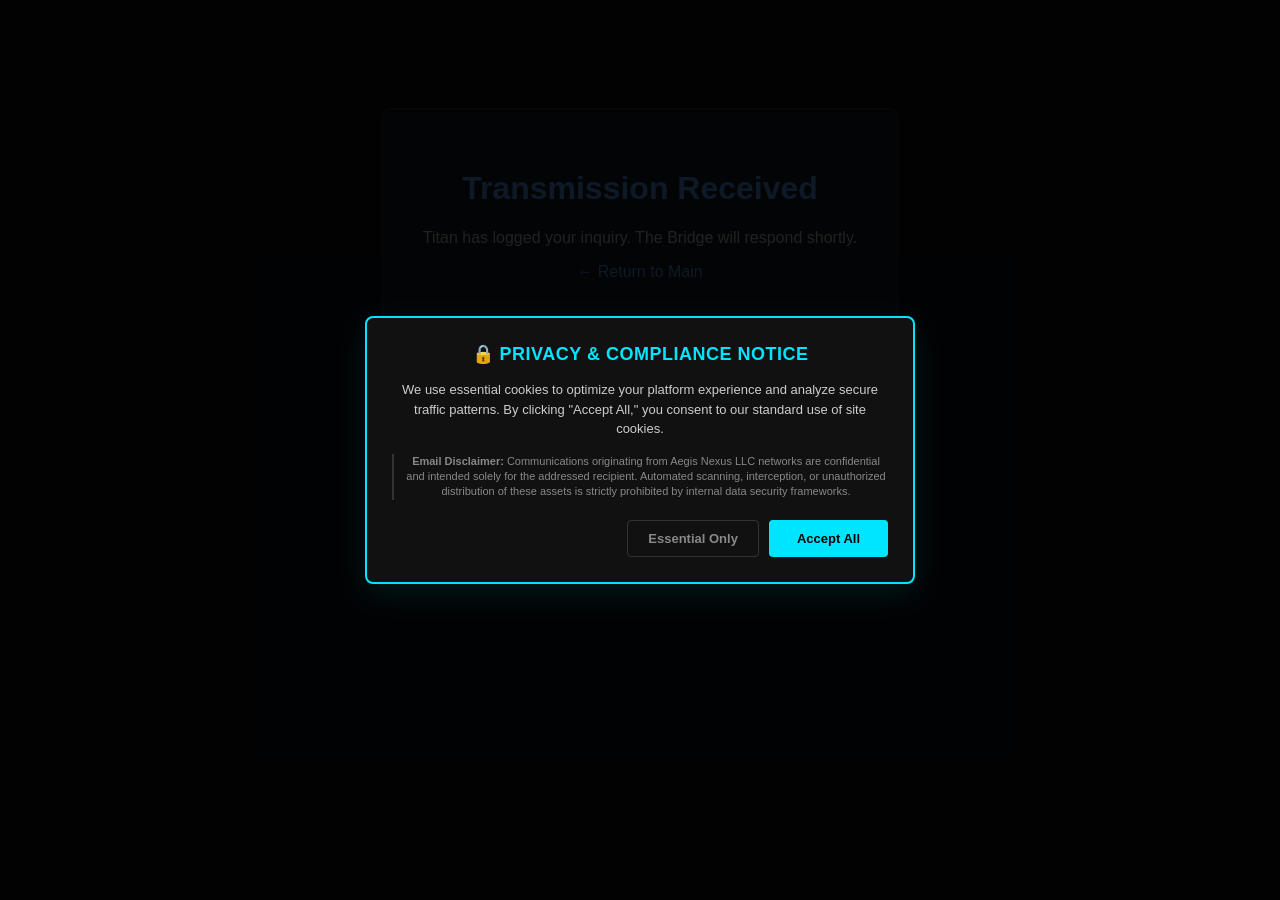
<file: success.html>
<!DOCTYPE html>
<html lang="en">
<head>
    <meta charset="UTF-8">
    <title>Aegis | Received</title>
    <style>
        body { font-family: sans-serif; background: #0b0e14; color: #58a6ff; text-align: center; padding-top: 100px; }
        .box { border: 1px solid #2d333b; display: inline-block; padding: 40px; border-radius: 8px; background: #161b22; }
    </style>
</head>
<body>
    <div class="box">
        <h1>Transmission Received</h1>
        <p style="color: #e0e0e0;">Titan has logged your inquiry. The Bridge will respond shortly.</p>
        <a href="/" style="color: #58a6ff; text-decoration: none;">← Return to Main</a>
    </div>
    <!-- Aegis Nexus Compliance Modal Backdrop -->
<div id="aegis-compliance-overlay" style="
    position: fixed;
    top: 0;
    left: 0;
    width: 100vw;
    height: 100vh;
    background-color: rgba(0, 0, 0, 0.85); /* Dims the rest of the site */
    display: none;
    justify-content: center;
    align-items: center;
    z-index: 99999;
    padding: 20px;
    box-sizing: border-box;
">
    <!-- Centered Content Box -->
    <div style="
        background-color: #111111;
        border: 2px solid #00E5FF; /* Electric Blue Accent */
        border-radius: 8px;
        max-width: 550px;
        width: 100%;
        padding: 25px;
        box-sizing: border-box;
        box-shadow: 0 10px 30px rgba(0, 229, 255, 0.1);
        display: flex;
        flex-direction: column;
        gap: 15px;
    ">
        <h3 style="margin: 0; color: #00E5FF; font-size: 18px; letter-spacing: 0.5px; font-family: sans-serif;">
            🔒 PRIVACY & COMPLIANCE NOTICE
        </h3>
        
        <!-- Cookie Notice -->
        <p style="margin: 0; font-size: 13px; line-height: 1.5; color: #CCCCCC; font-family: sans-serif;">
            We use essential cookies to optimize your platform experience and analyze secure traffic patterns. By clicking "Accept All," you consent to our standard use of site cookies.
        </p>
        
        <!-- Email Disclaimer -->
        <p style="margin: 0; font-size: 11px; line-height: 1.4; color: #888888; border-left: 2px solid #333333; padding-left: 10px; font-family: sans-serif;">
            <strong>Email Disclaimer:</strong> Communications originating from Aegis Nexus LLC networks are confidential and intended solely for the addressed recipient. Automated scanning, interception, or unauthorized distribution of these assets is strictly prohibited by internal data security frameworks.
        </p>
        
        <!-- Action Buttons -->
        <div style="text-align: right; margin-top: 5px; display: flex; justify-content: flex-end; gap: 10px;">
            <button id="accept-essential-cookies" style="
                background-color: transparent;
                color: #888888;
                border: 1px solid #333333;
                padding: 10px 20px;
                font-size: 13px;
                font-weight: bold;
                cursor: pointer;
                border-radius: 4px;
                transition: all 0.2s;
                font-family: sans-serif;
            " onmouseover="this.style.color='#FFFFFF'; this.style.borderColor='#888888'" onmouseout="this.style.color='#888888'; this.style.borderColor='#333333'">
                Essential Only
            </button>
            <button id="accept-aegis-cookies" style="
                background-color: #00E5FF;
                color: #000000;
                border: none;
                padding: 10px 28px;
                font-size: 13px;
                font-weight: bold;
                cursor: pointer;
                border-radius: 4px;
                transition: background 0.2s;
                font-family: sans-serif;
            " onmouseover="this.style.backgroundColor='#00B2CC'" onmouseout="this.style.backgroundColor='#00E5FF'">
                Accept All
            </button>
        </div>
    </div>
</div>

<script>
    document.addEventListener("DOMContentLoaded", function () {
        var overlay = document.getElementById("aegis-compliance-overlay");

        // Show modal if choice isn't saved in this browser yet
        if (!localStorage.getItem("aegis_cookies_accepted")) {
            overlay.style.display = "flex";
        }

        // Logic for Essential Only selection
        document.getElementById("accept-essential-cookies").addEventListener("click", function () {
            localStorage.setItem("aegis_cookies_accepted", "essential_only");
            overlay.style.display = "none";
        });

        // Logic for Accept All selection
        document.getElementById("accept-aegis-cookies").addEventListener("click", function () {
            localStorage.setItem("aegis_cookies_accepted", "all");
            overlay.style.display = "none";
        });
    });
</script>
</body>
</html>
</file>
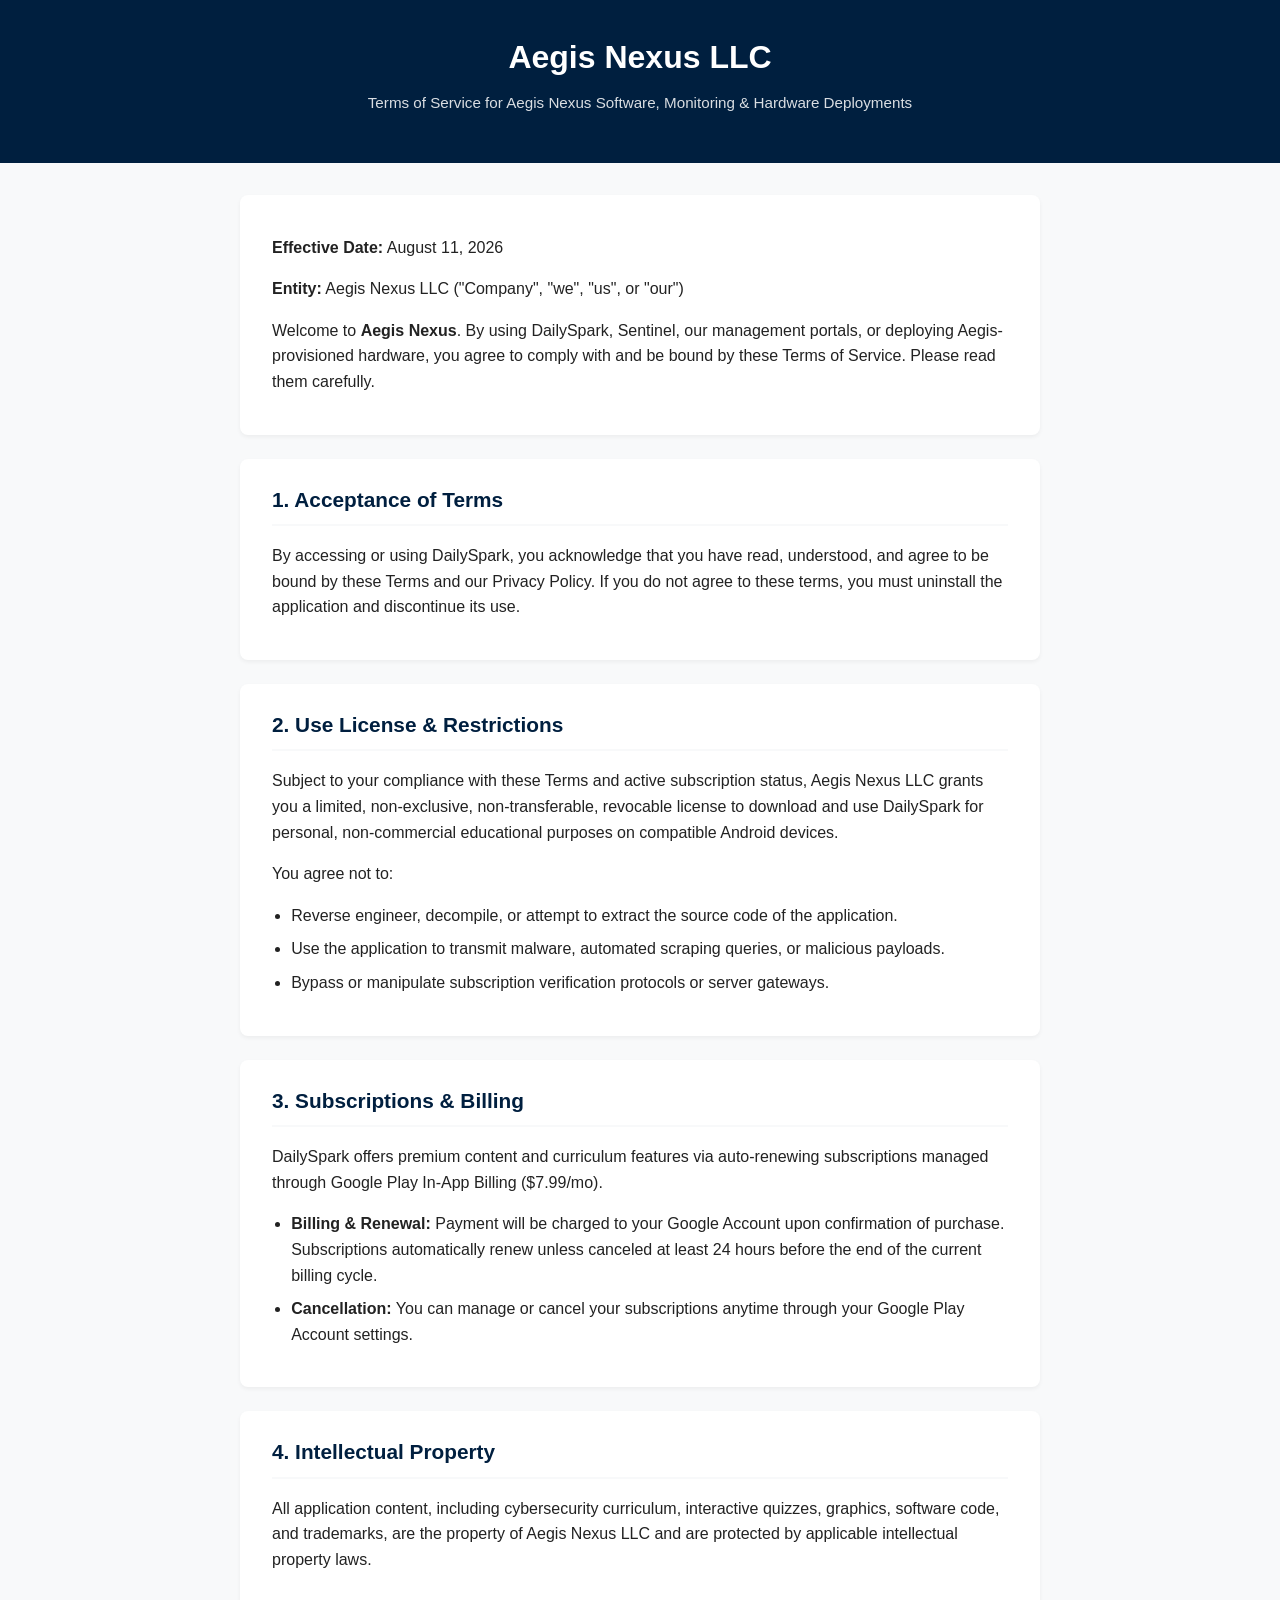
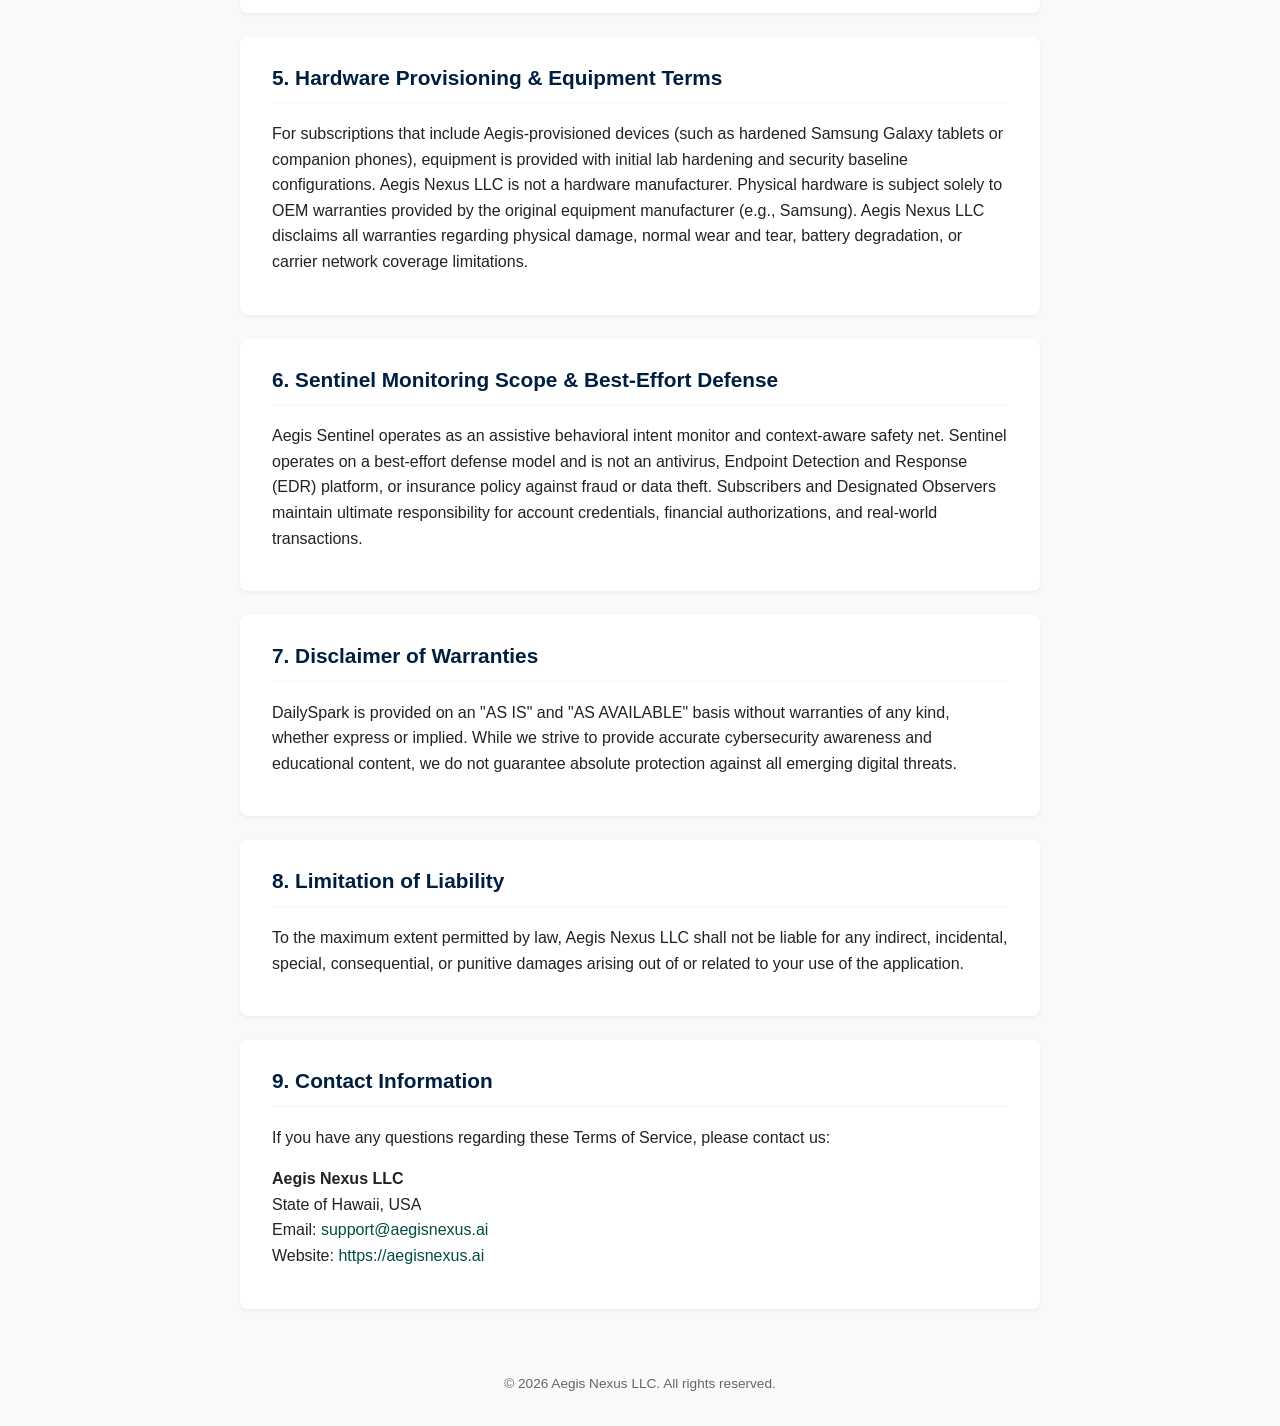
<file: terms.html>
<!DOCTYPE html>
<html lang="en">
<head>
    <meta charset="UTF-8">
    <meta name="viewport" content="width=device-width, initial-scale=1.0">
    <title>Terms of Service | Aegis Nexus LLC</title>
    <style>
        :root {
            --primary: #001F3F;
            --accent: #004D40;
            --text: #222222;
            --bg: #F8F9FA;
            --card-bg: #FFFFFF;
        }
        body {
            font-family: -apple-system, BlinkMacSystemFont, "Segoe UI", Roboto, Helvetica, Arial, sans-serif;
            line-height: 1.6;
            color: var(--text);
            background-color: var(--bg);
            margin: 0;
            padding: 0;
        }
        header {
            background-color: var(--primary);
            color: #FFFFFF;
            padding: 2rem 1rem;
            text-align: center;
        }
        header h1 {
            margin: 0;
            font-size: 2rem;
        }
        header p {
            margin-top: 0.5rem;
            opacity: 0.85;
            font-size: 0.95rem;
        }
        main {
            max-width: 800px;
            margin: 2rem auto;
            padding: 0 1.5rem;
        }
        .section-card {
            background: var(--card-bg);
            border-radius: 8px;
            padding: 1.5rem 2rem;
            margin-bottom: 1.5rem;
            box-shadow: 0 2px 4px rgba(0,0,0,0.05);
        }
        h2 {
            color: var(--primary);
            border-bottom: 2px solid var(--bg);
            padding-bottom: 0.5rem;
            font-size: 1.3rem;
            margin-top: 0;
        }
        ul {
            padding-left: 1.2rem;
        }
        li {
            margin-bottom: 0.5rem;
        }
        footer {
            text-align: center;
            padding: 2rem 1rem;
            font-size: 0.85rem;
            color: #666666;
        }
        a {
            color: var(--accent);
            text-decoration: none;
        }
        a:hover {
            text-decoration: underline;
        }
    </style>
</head>
<body>

<header>
    <h1>Aegis Nexus LLC</h1>
    <p>Terms of Service for Aegis Nexus Software, Monitoring & Hardware Deployments</p>
</header>

<main>
    <div class="section-card">
        <p><strong>Effective Date:</strong> August 11, 2026</p>
        <p><strong>Entity:</strong> Aegis Nexus LLC ("Company", "we", "us", or "our")</p>
        <p>Welcome to <strong>Aegis Nexus</strong>. By using DailySpark, Sentinel, our management portals, or deploying Aegis-provisioned hardware, you agree to comply with and be bound by these Terms of Service. Please read them carefully.</p>
    </div>

    <div class="section-card">
        <h2>1. Acceptance of Terms</h2>
        <p>By accessing or using DailySpark, you acknowledge that you have read, understood, and agree to be bound by these Terms and our Privacy Policy. If you do not agree to these terms, you must uninstall the application and discontinue its use.</p>
    </div>

    <div class="section-card">
        <h2>2. Use License & Restrictions</h2>
        <p>Subject to your compliance with these Terms and active subscription status, Aegis Nexus LLC grants you a limited, non-exclusive, non-transferable, revocable license to download and use DailySpark for personal, non-commercial educational purposes on compatible Android devices.</p>
        <p>You agree not to:</p>
        <ul>
            <li>Reverse engineer, decompile, or attempt to extract the source code of the application.</li>
            <li>Use the application to transmit malware, automated scraping queries, or malicious payloads.</li>
            <li>Bypass or manipulate subscription verification protocols or server gateways.</li>
        </ul>
    </div>

    <div class="section-card">
        <h2>3. Subscriptions & Billing</h2>
        <p>DailySpark offers premium content and curriculum features via auto-renewing subscriptions managed through Google Play In-App Billing ($7.99/mo).</p>
        <ul>
            <li><strong>Billing & Renewal:</strong> Payment will be charged to your Google Account upon confirmation of purchase. Subscriptions automatically renew unless canceled at least 24 hours before the end of the current billing cycle.</li>
            <li><strong>Cancellation:</strong> You can manage or cancel your subscriptions anytime through your Google Play Account settings.</li>
        </ul>
    </div>

    <div class="section-card">
        <h2>4. Intellectual Property</h2>
        <p>All application content, including cybersecurity curriculum, interactive quizzes, graphics, software code, and trademarks, are the property of Aegis Nexus LLC and are protected by applicable intellectual property laws.</p>
    </div>

    <div class="section-card">
        <h2>5. Hardware Provisioning & Equipment Terms</h2>
        <p>For subscriptions that include Aegis-provisioned devices (such as hardened Samsung Galaxy tablets or companion phones), equipment is provided with initial lab hardening and security baseline configurations. Aegis Nexus LLC is not a hardware manufacturer. Physical hardware is subject solely to OEM warranties provided by the original equipment manufacturer (e.g., Samsung). Aegis Nexus LLC disclaims all warranties regarding physical damage, normal wear and tear, battery degradation, or carrier network coverage limitations.</p>
    </div>

    <div class="section-card">
        <h2>6. Sentinel Monitoring Scope & Best-Effort Defense</h2>
        <p>Aegis Sentinel operates as an assistive behavioral intent monitor and context-aware safety net. Sentinel operates on a best-effort defense model and is not an antivirus, Endpoint Detection and Response (EDR) platform, or insurance policy against fraud or data theft. Subscribers and Designated Observers maintain ultimate responsibility for account credentials, financial authorizations, and real-world transactions.</p>
    </div>

    <div class="section-card">
        <h2>7. Disclaimer of Warranties</h2>
        <p>DailySpark is provided on an "AS IS" and "AS AVAILABLE" basis without warranties of any kind, whether express or implied. While we strive to provide accurate cybersecurity awareness and educational content, we do not guarantee absolute protection against all emerging digital threats.</p>
    </div>

    <div class="section-card">
        <h2>8. Limitation of Liability</h2>
        <p>To the maximum extent permitted by law, Aegis Nexus LLC shall not be liable for any indirect, incidental, special, consequential, or punitive damages arising out of or related to your use of the application.</p>
    </div>

    <div class="section-card">
        <h2>9. Contact Information</h2>
        <p>If you have any questions regarding these Terms of Service, please contact us:</p>
        <p>
            <strong>Aegis Nexus LLC</strong><br>
            State of Hawaii, USA<br>
            Email: <a href="mailto:support@aegisnexus.ai">support@aegisnexus.ai</a><br>
            Website: <a href="https://aegisnexus.ai">https://aegisnexus.ai</a>
        </p>
    </div>
</main>

<footer>
    &copy; 2026 Aegis Nexus LLC. All rights reserved.
</footer>

</body>
</html>
</file>
